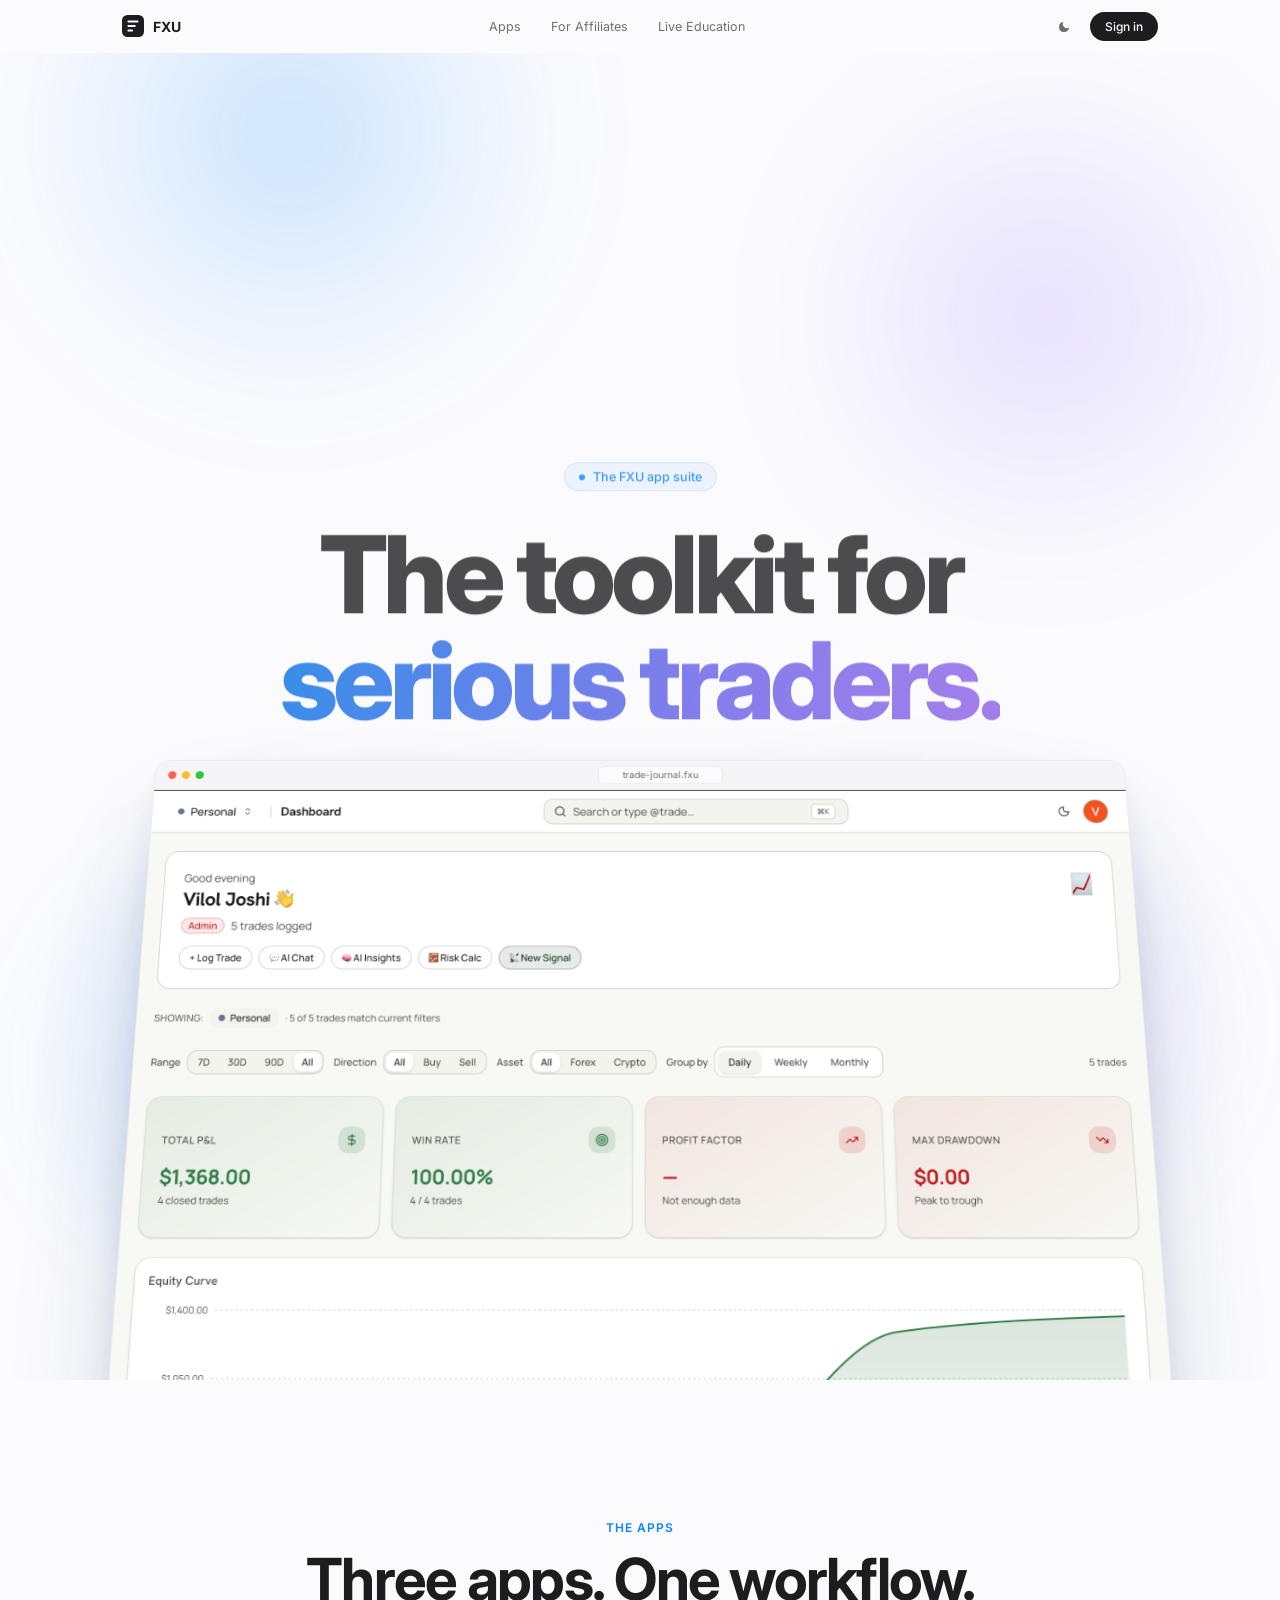
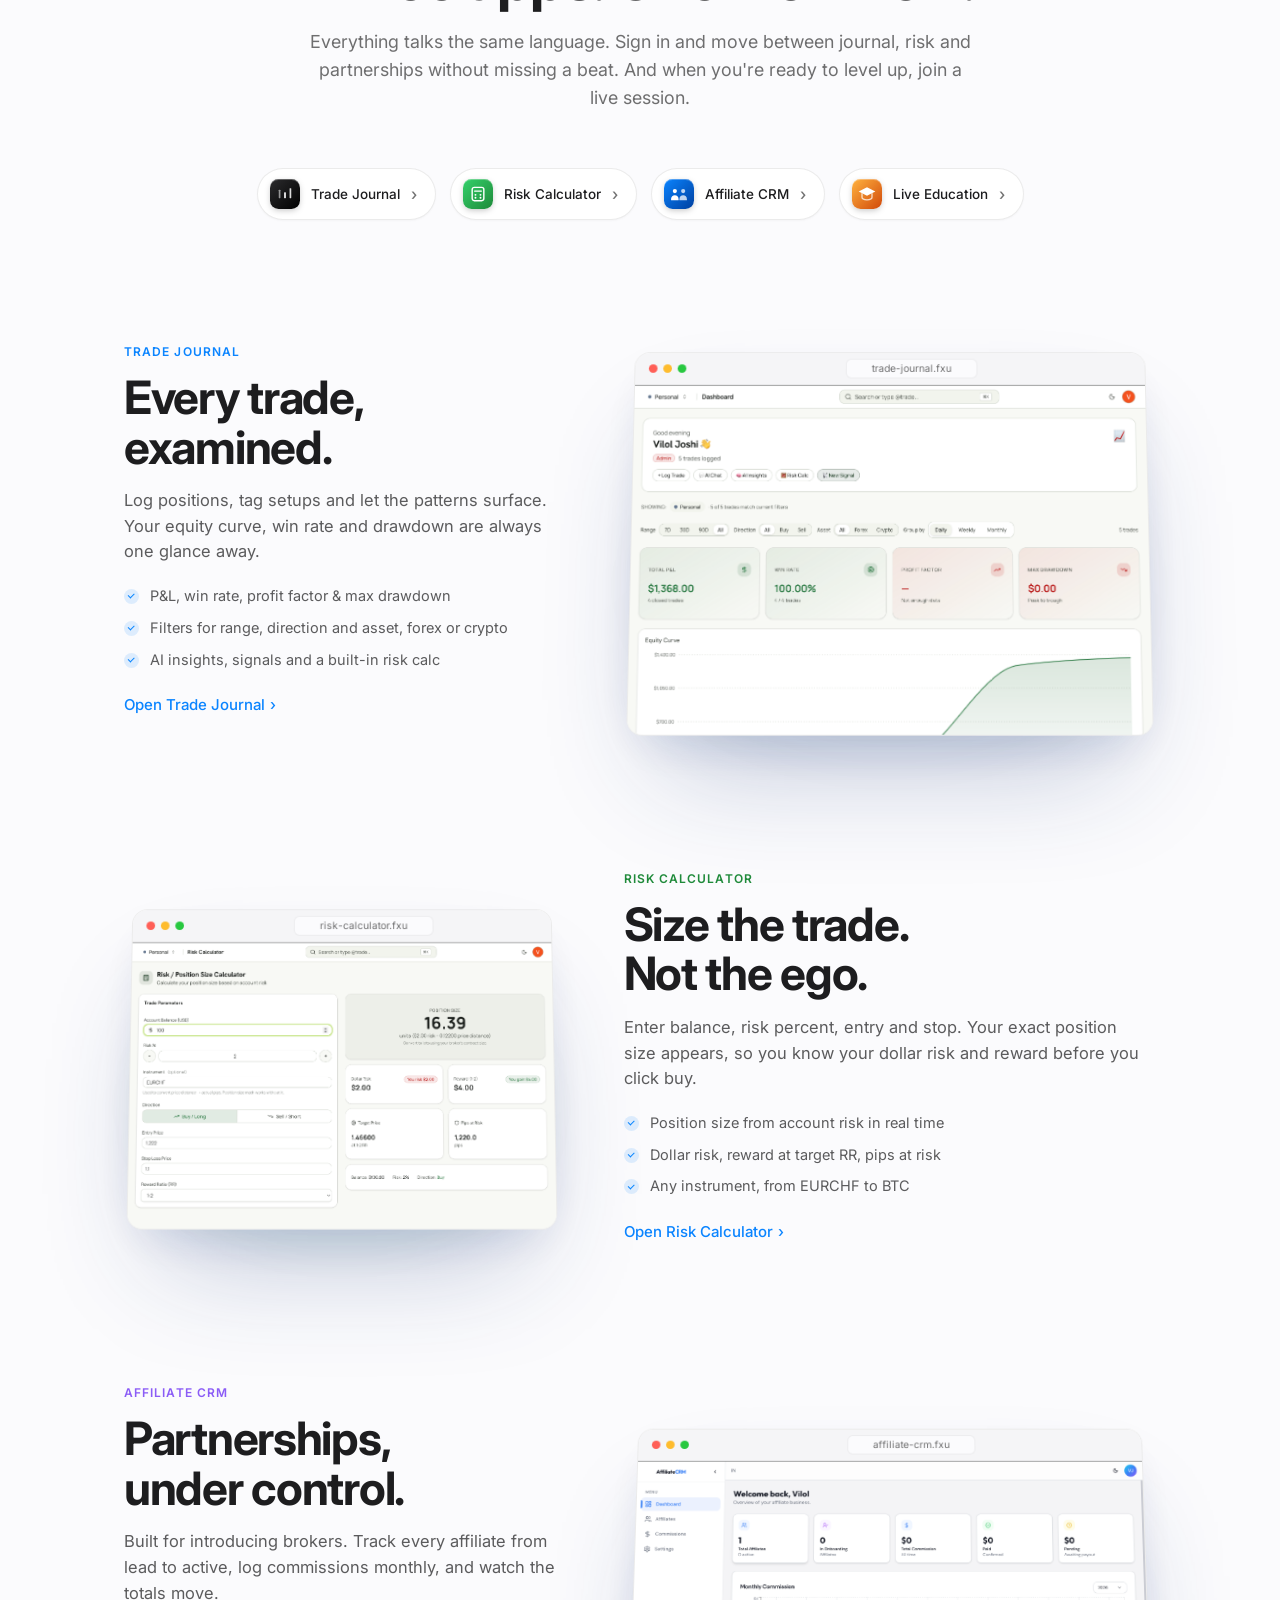
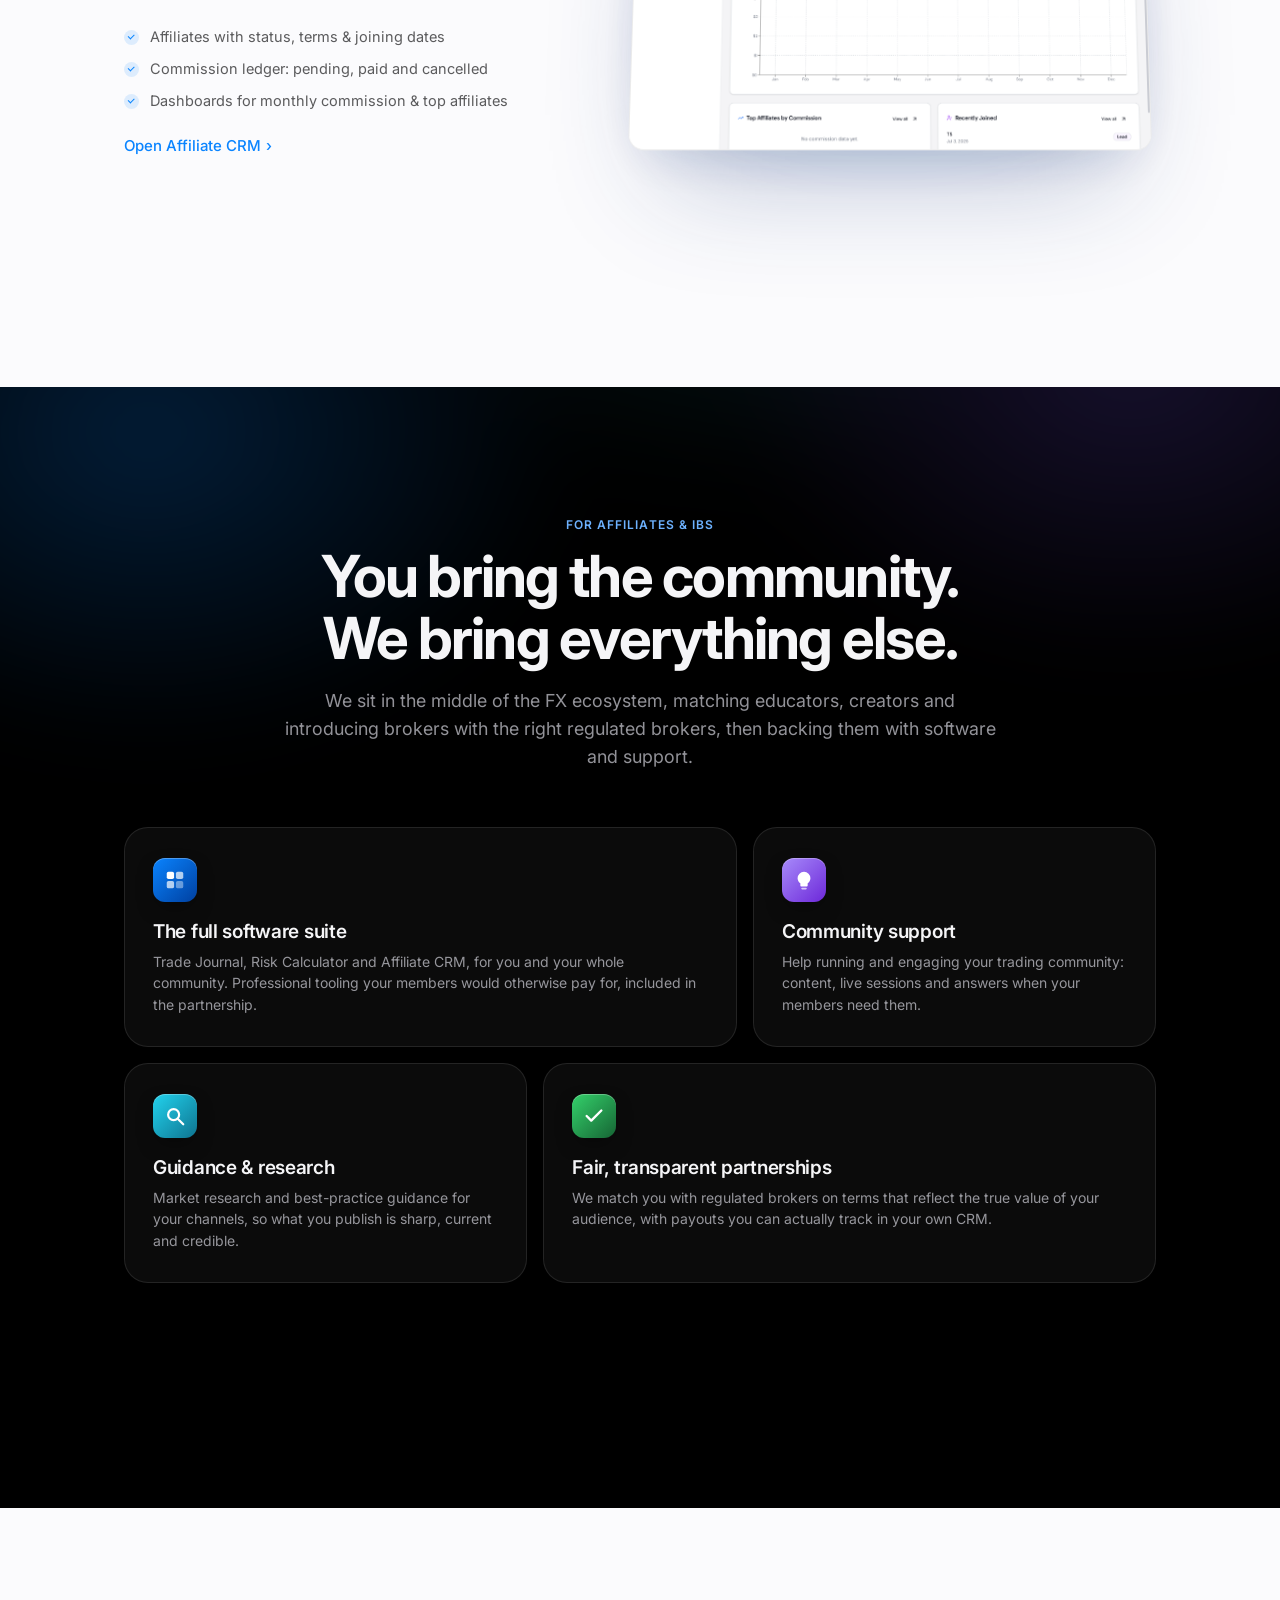
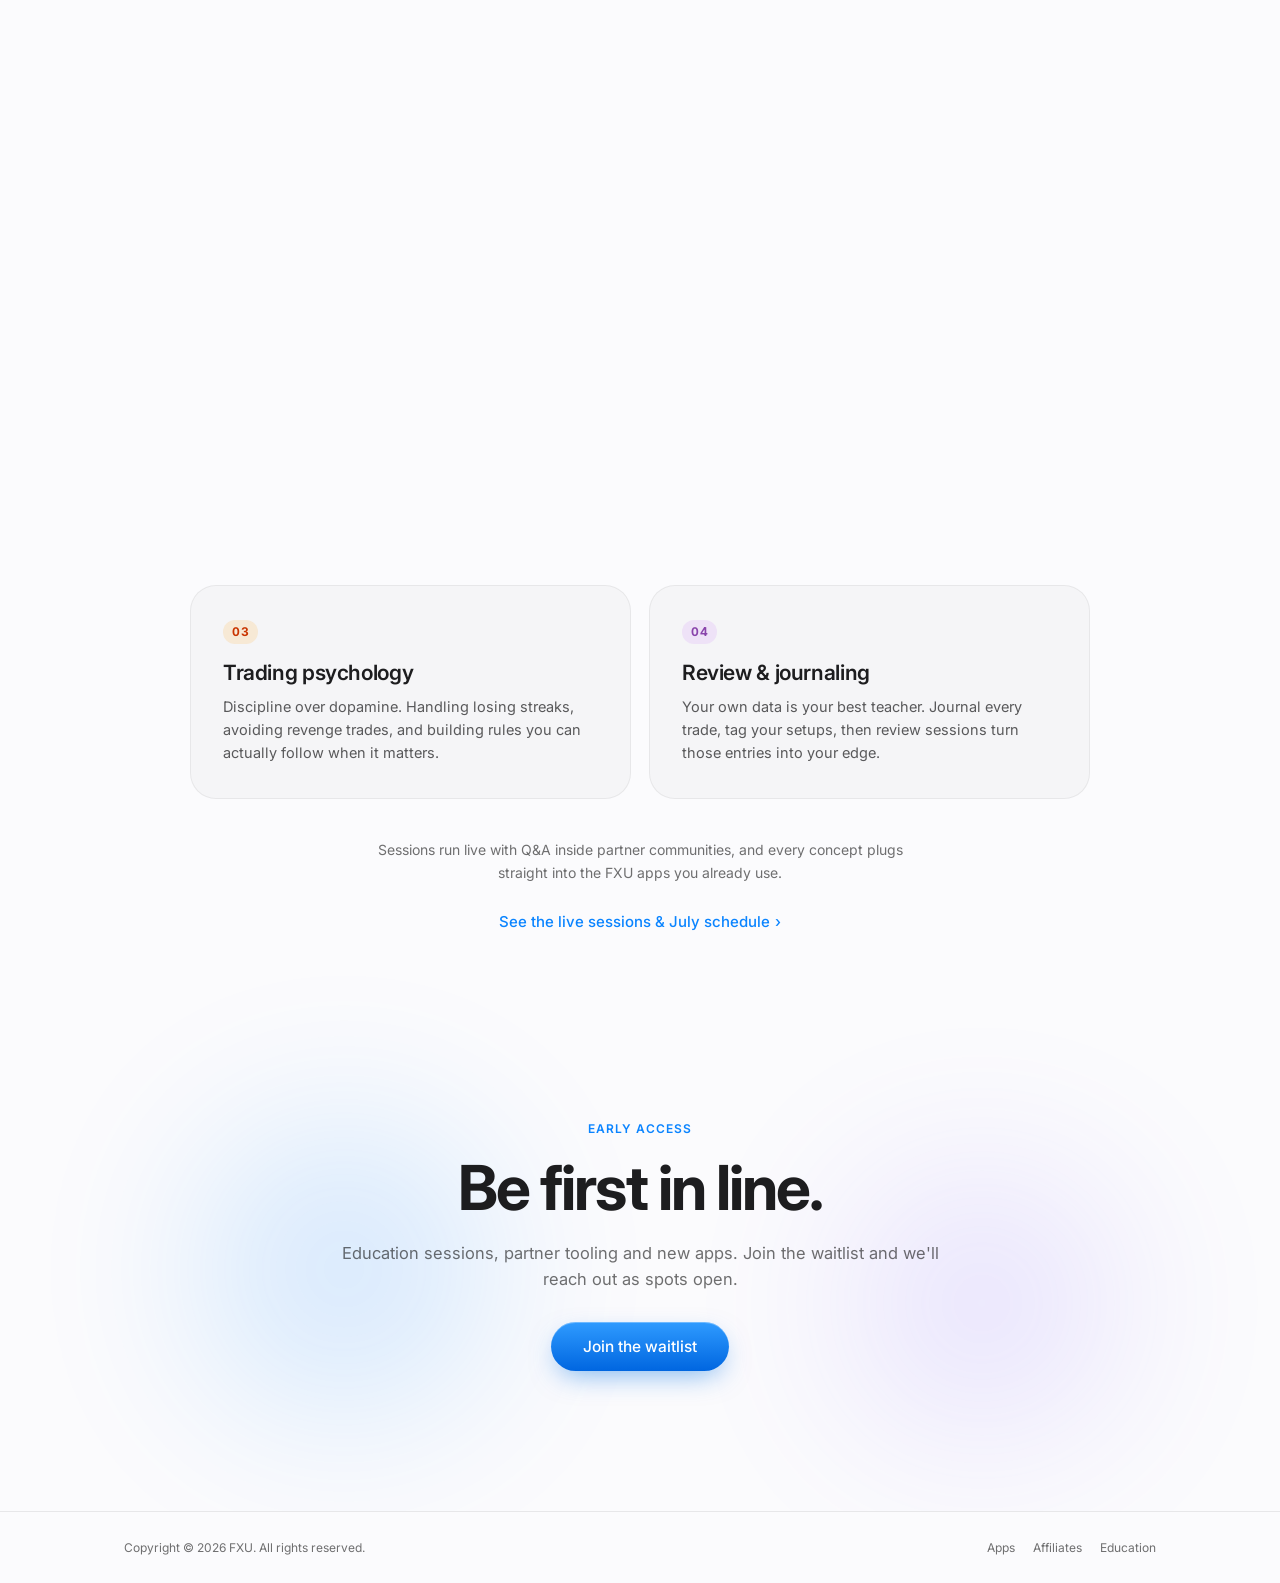
<file: index.html>
<!doctype html>
<html lang="en">
<head>
<meta charset="utf-8" />
<meta name="viewport" content="width=device-width,initial-scale=1" />
<meta name="description" content="FXU: the toolkit for serious traders. Trade Journal, Risk Calculator and Affiliate CRM, plus education and support for trading communities." />
<title>FXU · The toolkit for serious traders</title>
<link rel="preconnect" href="https://fonts.googleapis.com">
<link rel="preconnect" href="https://fonts.gstatic.com" crossorigin>
<link rel="stylesheet" href="https://fonts.googleapis.com/css2?family=Inter:wght@400;500;600;700;800&display=swap">
<link rel="stylesheet" href="css/styles.css">
</head>
<body>

  <!-- ══ Nav ══ -->
  <header class="nav" id="nav">
    <div class="nav-inner">
      <a class="nav-brand" href="#top" aria-label="FXU home">
        <svg width="22" height="22" viewBox="0 0 24 24" fill="none" aria-hidden="true">
          <rect width="24" height="24" rx="6" class="logo-bg" />
          <path d="M7 7h10M7 12h7M7 17h4" class="logo-fg" stroke-width="2.2" stroke-linecap="round" />
        </svg>
        <span>FXU</span>
      </a>
      <nav class="nav-links" aria-label="Primary">
        <a href="#apps">Apps</a>
        <a href="#affiliates">For Affiliates</a>
        <a href="education.html">Live Education</a>
      </nav>
      <div class="nav-right">
        <button class="icon-btn" id="theme-toggle" aria-label="Toggle dark mode">
          <svg width="15" height="15" viewBox="0 0 15 15" fill="none" aria-hidden="true">
            <path d="M12 8.5A5 5 0 1 1 6.5 3 4 4 0 0 0 12 8.5z" fill="currentColor" />
          </svg>
        </button>
        <button class="nav-signin" data-waitlist-open>Sign in</button>
      </div>
    </div>
  </header>

  <main id="top">

    <!-- ══ Hero ══ -->
    <section class="hero">
      <div class="orbs" aria-hidden="true">
        <span class="orb o1"></span><span class="orb o2"></span><span class="orb o3"></span>
      </div>
      <div class="hero-inner">
        <div class="pill hero-el" style="--d:0"><span class="pill-dot"></span> The FXU app suite</div>
        <h1 class="hero-el" style="--d:1">The toolkit for<br /><span class="grad-text">serious traders.</span></h1>
        <p class="hero-sub hero-el" style="--d:2">Journal every trade. Size every risk. Grow every partnership.<br class="bp" />
        Three apps and a community, built for the way you actually work.</p>
        <div class="hero-ctas hero-el" style="--d:3">
          <a class="btn-primary" href="#apps">Explore the apps</a>
          <button class="btn-ghost" data-waitlist-open>Join the waitlist <span class="chev">›</span></button>
        </div>

        <!-- FX ticker marquee (inside hero-inner so one transform carries it) -->
        <div class="ticker hero-el" style="--d:4" aria-hidden="true">
        <div class="ticker-track">
          <span class="tick-item">EURUSD <b class="up">▲ 1.0842</b></span>
          <span class="tick-item">GBPUSD <b class="down">▼ 1.2704</b></span>
          <span class="tick-item">USDJPY <b class="up">▲ 156.20</b></span>
          <span class="tick-item">XAUUSD <b class="up">▲ 2,388.4</b></span>
          <span class="tick-item">BTCUSD <b class="up">▲ 96,410</b></span>
          <span class="tick-item">US30 <b class="down">▼ 42,116</b></span>
          <span class="tick-item">EURCHF <b class="up">▲ 0.9752</b></span>
          <span class="tick-item">NAS100 <b class="up">▲ 21,904</b></span>
          <span class="tick-item">EURUSD <b class="up">▲ 1.0842</b></span>
          <span class="tick-item">GBPUSD <b class="down">▼ 1.2704</b></span>
          <span class="tick-item">USDJPY <b class="up">▲ 156.20</b></span>
          <span class="tick-item">XAUUSD <b class="up">▲ 2,388.4</b></span>
          <span class="tick-item">BTCUSD <b class="up">▲ 96,410</b></span>
          <span class="tick-item">US30 <b class="down">▼ 42,116</b></span>
          <span class="tick-item">EURCHF <b class="up">▲ 0.9752</b></span>
          <span class="tick-item">NAS100 <b class="up">▲ 21,904</b></span>
        </div>
        </div>
      </div>

      <div class="hero-shot hero-el" style="--d:5">
        <div class="device tilt" data-tilt data-hero>
          <div class="device-bar"><span></span><span></span><span></span><div class="device-url">trade-journal.fxu</div></div>
          <img src="assets/trade-journal.png" alt="FXU Trade Journal dashboard showing P&L, win rate and equity curve" width="2454" height="1662" fetchpriority="high" decoding="async" />
        </div>
        <div class="hero-glow" aria-hidden="true"></div>
      </div>
    </section>

    <!-- ══ Apps intro ══ -->
    <section class="section" id="apps">
      <div class="section-head reveal">
        <div class="kicker">The apps</div>
        <h2 data-split>Three apps. One workflow.</h2>
        <p>Everything talks the same language. Sign in and move between journal, risk and partnerships without missing a beat. And when you're ready to level up, join a live session.</p>
      </div>

      <!-- Quick switcher tiles -->
      <div class="app-row">
        <a class="chip-tile reveal" style="--d:0" href="https://trade-journal-gules-chi.vercel.app/login" target="_blank" rel="noopener">
          <span class="chip-icon journal" aria-hidden="true">
            <svg width="20" height="20" viewBox="0 0 48 48" fill="none"><rect x="9" y="14" width="4" height="20" rx="1" fill="#fff" opacity=".55"/><rect x="22" y="20" width="4" height="14" rx="1" fill="#fff"/><rect x="35" y="10" width="4" height="24" rx="1" fill="#fff" opacity=".85"/></svg>
          </span>
          <span class="chip-name">Trade Journal</span>
          <span class="chip-arrow">›</span>
        </a>
        <a class="chip-tile reveal" style="--d:1" href="https://risk-calculator-zeta.vercel.app/" target="_blank" rel="noopener">
          <span class="chip-icon risk" aria-hidden="true">
            <svg width="20" height="20" viewBox="0 0 48 48" fill="none"><rect x="10" y="8" width="28" height="32" rx="5" stroke="#fff" stroke-width="3.4"/><path d="M16 17h16" stroke="#fff" stroke-width="3.4" stroke-linecap="round"/><circle cx="18" cy="26" r="2.3" fill="#fff"/><circle cx="30" cy="26" r="2.3" fill="#fff"/><circle cx="18" cy="33" r="2.3" fill="#fff"/><circle cx="30" cy="33" r="2.3" fill="#fff"/></svg>
          </span>
          <span class="chip-name">Risk Calculator</span>
          <span class="chip-arrow">›</span>
        </a>
        <a class="chip-tile reveal" style="--d:2" href="https://affiliate-crm-delta.vercel.app/login" target="_blank" rel="noopener">
          <span class="chip-icon crm" aria-hidden="true">
            <svg width="20" height="20" viewBox="0 0 48 48" fill="none"><circle cx="14" cy="17" r="5" fill="#fff"/><circle cx="34" cy="17" r="5" fill="#fff" opacity=".75"/><path d="M5 36c0-5 4-9 9-9s9 4 9 9v3H5v-3z" fill="#fff"/><path d="M25 36c0-5 4-9 9-9s9 4 9 9v3H25v-3z" fill="#fff" opacity=".75"/></svg>
          </span>
          <span class="chip-name">Affiliate CRM</span>
          <span class="chip-arrow">›</span>
        </a>
        <a class="chip-tile reveal" style="--d:3" href="education.html">
          <span class="chip-icon edu" aria-hidden="true">
            <svg width="20" height="20" viewBox="0 0 48 48" fill="none"><path d="M24 8L4 18l20 10 20-10L24 8z" fill="#fff"/><path d="M12 23v9c0 3.3 5.4 6 12 6s12-2.7 12-6v-9" stroke="#fff" stroke-width="3.2" stroke-linecap="round" opacity=".75"/></svg>
          </span>
          <span class="chip-name">Live Education</span>
          <span class="chip-arrow">›</span>
        </a>
      </div>

      <!-- ── Trade Journal feature ── -->
      <article class="feature" data-accent="ink">
        <div class="feature-copy reveal">
          <div class="kicker">Trade Journal</div>
          <h3 data-split>Every trade, examined.</h3>
          <p>Log positions, tag setups and let the patterns surface. Your equity curve, win rate and drawdown are always one glance away.</p>
          <ul class="feature-list">
            <li>P&amp;L, win rate, profit factor &amp; max drawdown</li>
            <li>Filters for range, direction and asset, forex or crypto</li>
            <li>AI insights, signals and a built-in risk calc</li>
          </ul>
          <a class="text-link" href="https://trade-journal-gules-chi.vercel.app/login" target="_blank" rel="noopener">Open Trade Journal <span class="chev">›</span></a>
        </div>
        <div class="feature-shot reveal">
          <div class="device tilt" data-tilt>
            <div class="device-bar"><span></span><span></span><span></span><div class="device-url">trade-journal.fxu</div></div>
            <img src="assets/trade-journal.png" alt="Trade Journal dashboard" width="2454" height="1662" loading="lazy" decoding="async" />
          </div>
        </div>
      </article>

      <!-- ── Risk Calculator feature ── -->
      <article class="feature flip" data-accent="green">
        <div class="feature-copy reveal">
          <div class="kicker risk-k">Risk Calculator</div>
          <h3 data-split>Size the trade. Not the ego.</h3>
          <p>Enter balance, risk percent, entry and stop. Your exact position size appears, so you know your dollar risk and reward before you click buy.</p>
          <ul class="feature-list">
            <li>Position size from account risk in real time</li>
            <li>Dollar risk, reward at target RR, pips at risk</li>
            <li>Any instrument, from EURCHF to BTC</li>
          </ul>
          <a class="text-link" href="https://risk-calculator-zeta.vercel.app/" target="_blank" rel="noopener">Open Risk Calculator <span class="chev">›</span></a>
        </div>
        <div class="feature-shot reveal">
          <div class="device tilt" data-tilt>
            <div class="device-bar"><span></span><span></span><span></span><div class="device-url">risk-calculator.fxu</div></div>
            <img src="assets/risk-calculator.png" alt="Risk and position size calculator" width="2454" height="1662" loading="lazy" decoding="async" />
          </div>
        </div>
      </article>

      <!-- ── Affiliate CRM feature ── -->
      <article class="feature" data-accent="blue">
        <div class="feature-copy reveal">
          <div class="kicker crm-k">Affiliate CRM</div>
          <h3 data-split>Partnerships, under control.</h3>
          <p>Built for introducing brokers. Track every affiliate from lead to active, log commissions monthly, and watch the totals move.</p>
          <ul class="feature-list">
            <li>Affiliates with status, terms &amp; joining dates</li>
            <li>Commission ledger: pending, paid and cancelled</li>
            <li>Dashboards for monthly commission &amp; top affiliates</li>
          </ul>
          <a class="text-link" href="https://affiliate-crm-delta.vercel.app/login" target="_blank" rel="noopener">Open Affiliate CRM <span class="chev">›</span></a>
        </div>
        <div class="feature-shot reveal">
          <div class="device tilt" data-tilt>
            <div class="device-bar"><span></span><span></span><span></span><div class="device-url">affiliate-crm.fxu</div></div>
            <img src="assets/affiliate-crm.png" alt="Affiliate CRM dashboard" width="2940" height="1662" loading="lazy" decoding="async" />
          </div>
        </div>
      </article>
    </section>

    <!-- ══ For affiliates (dark band) ══ -->
    <section class="dark-band" id="affiliates">
      <div class="dark-inner">
        <div class="section-head light reveal">
          <div class="kicker">For affiliates &amp; IBs</div>
          <h2 data-split>You bring the community. We bring everything else.</h2>
          <p>We sit in the middle of the FX ecosystem, matching educators, creators and introducing brokers with the right regulated brokers, then backing them with software and support.</p>
        </div>
        <div class="bento">
          <div class="bento-card wide reveal spot" style="--d:0">
            <div class="bento-icon grad-blue" aria-hidden="true">
              <svg width="22" height="22" viewBox="0 0 24 24" fill="none"><rect x="3" y="3" width="8" height="8" rx="2" fill="#fff"/><rect x="13" y="3" width="8" height="8" rx="2" fill="#fff" opacity=".7"/><rect x="3" y="13" width="8" height="8" rx="2" fill="#fff" opacity=".7"/><rect x="13" y="13" width="8" height="8" rx="2" fill="#fff" opacity=".4"/></svg>
            </div>
            <h4>The full software suite</h4>
            <p>Trade Journal, Risk Calculator and Affiliate CRM, for you and your whole community. Professional tooling your members would otherwise pay for, included in the partnership.</p>
          </div>
          <div class="bento-card reveal spot" style="--d:1">
            <div class="bento-icon grad-purple" aria-hidden="true">
              <svg width="22" height="22" viewBox="0 0 24 24" fill="none"><path d="M12 3a7 7 0 0 1 7 7c0 2.5-1.4 4.4-3 5.6V18a1 1 0 0 1-1 1h-6a1 1 0 0 1-1-1v-2.4c-1.6-1.2-3-3.1-3-5.6a7 7 0 0 1 7-7z" fill="#fff"/><rect x="9" y="20.5" width="6" height="1.8" rx=".9" fill="#fff" opacity=".7"/></svg>
            </div>
            <h4>Community support</h4>
            <p>Help running and engaging your trading community: content, live sessions and answers when your members need them.</p>
          </div>
          <div class="bento-card reveal spot" style="--d:2">
            <div class="bento-icon grad-cyan" aria-hidden="true">
              <svg width="22" height="22" viewBox="0 0 24 24" fill="none"><circle cx="10.5" cy="10.5" r="6" stroke="#fff" stroke-width="2.4"/><path d="M15.5 15.5 21 21" stroke="#fff" stroke-width="2.4" stroke-linecap="round"/></svg>
            </div>
            <h4>Guidance &amp; research</h4>
            <p>Market research and best-practice guidance for your channels, so what you publish is sharp, current and credible.</p>
          </div>
          <div class="bento-card wide reveal spot" style="--d:3">
            <div class="bento-icon grad-green" aria-hidden="true">
              <svg width="22" height="22" viewBox="0 0 24 24" fill="none"><path d="M4 12l5 5L20 6" stroke="#fff" stroke-width="2.6" stroke-linecap="round" stroke-linejoin="round"/></svg>
            </div>
            <h4>Fair, transparent partnerships</h4>
            <p>We match you with regulated brokers on terms that reflect the true value of your audience, with payouts you can actually track in your own CRM.</p>
          </div>
        </div>
        <div class="dark-cta reveal">
          <button class="btn-light" data-waitlist-open>Become a partner</button>
          <span class="dark-cta-note">Educators · Content creators · Introducing brokers</span>
        </div>
      </div>
    </section>

    <!-- ══ Education ══ -->
    <section class="section" id="education">
      <div class="section-head reveal">
        <div class="kicker">Education</div>
        <h2 data-split>Sessions that make you a better trader.</h2>
        <p>Live, practical sessions for our partner communities. No indicator sales, no signal hype. Just the craft of trading, taught properly.</p>
      </div>
      <div class="edu-grid">
        <div class="edu-card reveal spot" style="--d:0" data-hue="blue">
          <div class="edu-num">01</div>
          <h4>Identifying patterns</h4>
          <p>Read structure instead of guessing: trends, ranges, liquidity and the handful of repeatable setups worth trading. Learn to see what the chart is actually telling you.</p>
        </div>
        <div class="edu-card reveal spot" style="--d:1" data-hue="green">
          <div class="edu-num">02</div>
          <h4>Risk management</h4>
          <p>The part that keeps you in the game. Position sizing, risk-reward, drawdown control, plus how to make the Risk Calculator do the math before every entry.</p>
        </div>
        <div class="edu-card reveal spot" style="--d:2" data-hue="orange">
          <div class="edu-num">03</div>
          <h4>Trading psychology</h4>
          <p>Discipline over dopamine. Handling losing streaks, avoiding revenge trades, and building rules you can actually follow when it matters.</p>
        </div>
        <div class="edu-card reveal spot" style="--d:3" data-hue="purple">
          <div class="edu-num">04</div>
          <h4>Review &amp; journaling</h4>
          <p>Your own data is your best teacher. Journal every trade, tag your setups, then review sessions turn those entries into your edge.</p>
        </div>
      </div>
      <div class="edu-note reveal">
        <p>Sessions run live with Q&amp;A inside partner communities, and every concept plugs straight into the FXU apps you already use.</p>
        <a class="text-link" href="education.html" style="margin-top: 14px; display: inline-flex;">See the live sessions &amp; July schedule <span class="chev">›</span></a>
      </div>
    </section>

    <!-- ══ Waitlist band ══ -->
    <section class="waitband" id="waitlist">
      <div class="orbs" aria-hidden="true">
        <span class="orb o1"></span><span class="orb o2"></span>
      </div>
      <div class="waitband-inner reveal">
        <div class="kicker">Early access</div>
        <h2 data-split>Be first in line.</h2>
        <p>Education sessions, partner tooling and new apps. Join the waitlist and we'll reach out as spots open.</p>
        <button class="btn-primary lg" data-waitlist-open>Join the waitlist</button>
      </div>
    </section>
  </main>

  <!-- ══ Footer ══ -->
  <div class="footer-outer">
    <footer class="footer">
      <span>Copyright © <span id="year">2026</span> FXU. All rights reserved.</span>
      <span class="links">
        <a href="#apps">Apps</a>
        <a href="#affiliates">Affiliates</a>
        <a href="#education">Education</a>
      </span>
    </footer>
  </div>

  <!-- ══ Waitlist modal ══ -->
  <div class="modal" id="waitlist-modal" role="dialog" aria-modal="true" aria-labelledby="wl-title" hidden>
    <div class="modal-backdrop" data-waitlist-close></div>
    <div class="modal-card">
      <button class="modal-x" data-waitlist-close aria-label="Close">
        <svg width="12" height="12" viewBox="0 0 12 12" fill="none"><path d="M1 1l10 10M11 1L1 11" stroke="currentColor" stroke-width="1.8" stroke-linecap="round"/></svg>
      </button>

      <div class="modal-body" id="wl-form-view">
        <h3 id="wl-title">Join the waitlist</h3>
        <p class="modal-sub">Tell us who you are and we'll be in touch as access opens.</p>
        <form id="waitlist-form" novalidate>
          <label class="field">
            <span>Name</span>
            <input type="text" name="name" required autocomplete="name" placeholder="Jane Doe" />
          </label>
          <label class="field">
            <span>Email</span>
            <input type="email" name="email" required autocomplete="email" placeholder="you@company.com" />
          </label>
          <label class="field">
            <span>I am a…</span>
            <select name="role">
              <option>Trader</option>
              <option>Educator / content creator</option>
              <option>Introducing broker / affiliate</option>
              <option>Other</option>
            </select>
          </label>
          <label class="field">
            <span>Anything else? <em>(optional)</em></span>
            <textarea name="message" rows="2" placeholder="What are you most interested in?"></textarea>
          </label>
          <p class="form-error" id="wl-error" hidden></p>
          <button type="submit" class="btn-primary full" id="wl-submit">Request access</button>
        </form>
      </div>

      <div class="modal-body success" id="wl-success-view" hidden>
        <div class="check-wrap" aria-hidden="true">
          <svg viewBox="0 0 52 52" class="check-svg"><circle class="check-circle" cx="26" cy="26" r="24" fill="none"/><path class="check-mark" fill="none" d="M14 27l8 8 16-17"/></svg>
        </div>
        <h3>You're on the list.</h3>
        <p class="modal-sub">Thanks! We'll reach out to <strong id="wl-success-email"></strong> as soon as spots open.</p>
        <button class="btn-ghost" data-waitlist-close>Done</button>
      </div>
    </div>
  </div>

  <script src="js/waitlist.js" defer></script>
  <script src="js/main.js" defer></script>
</body>
</html>
</file>
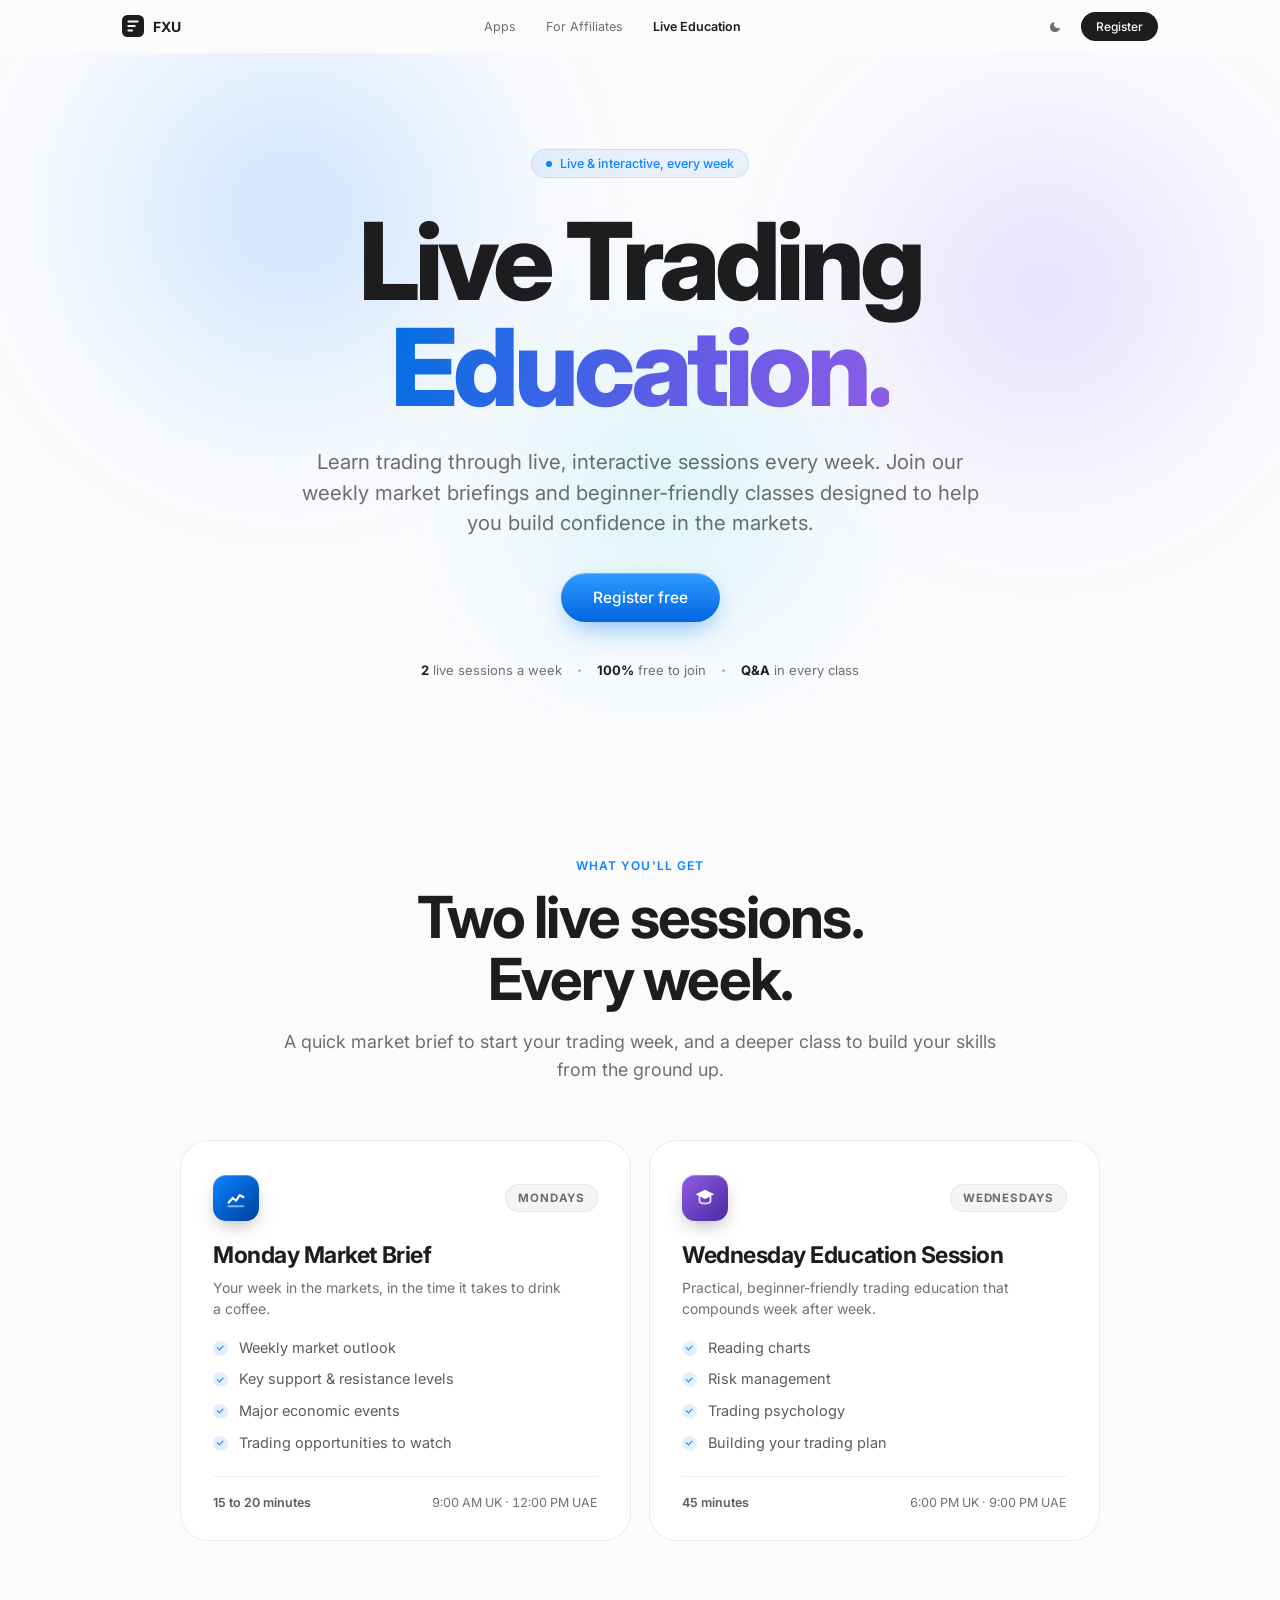
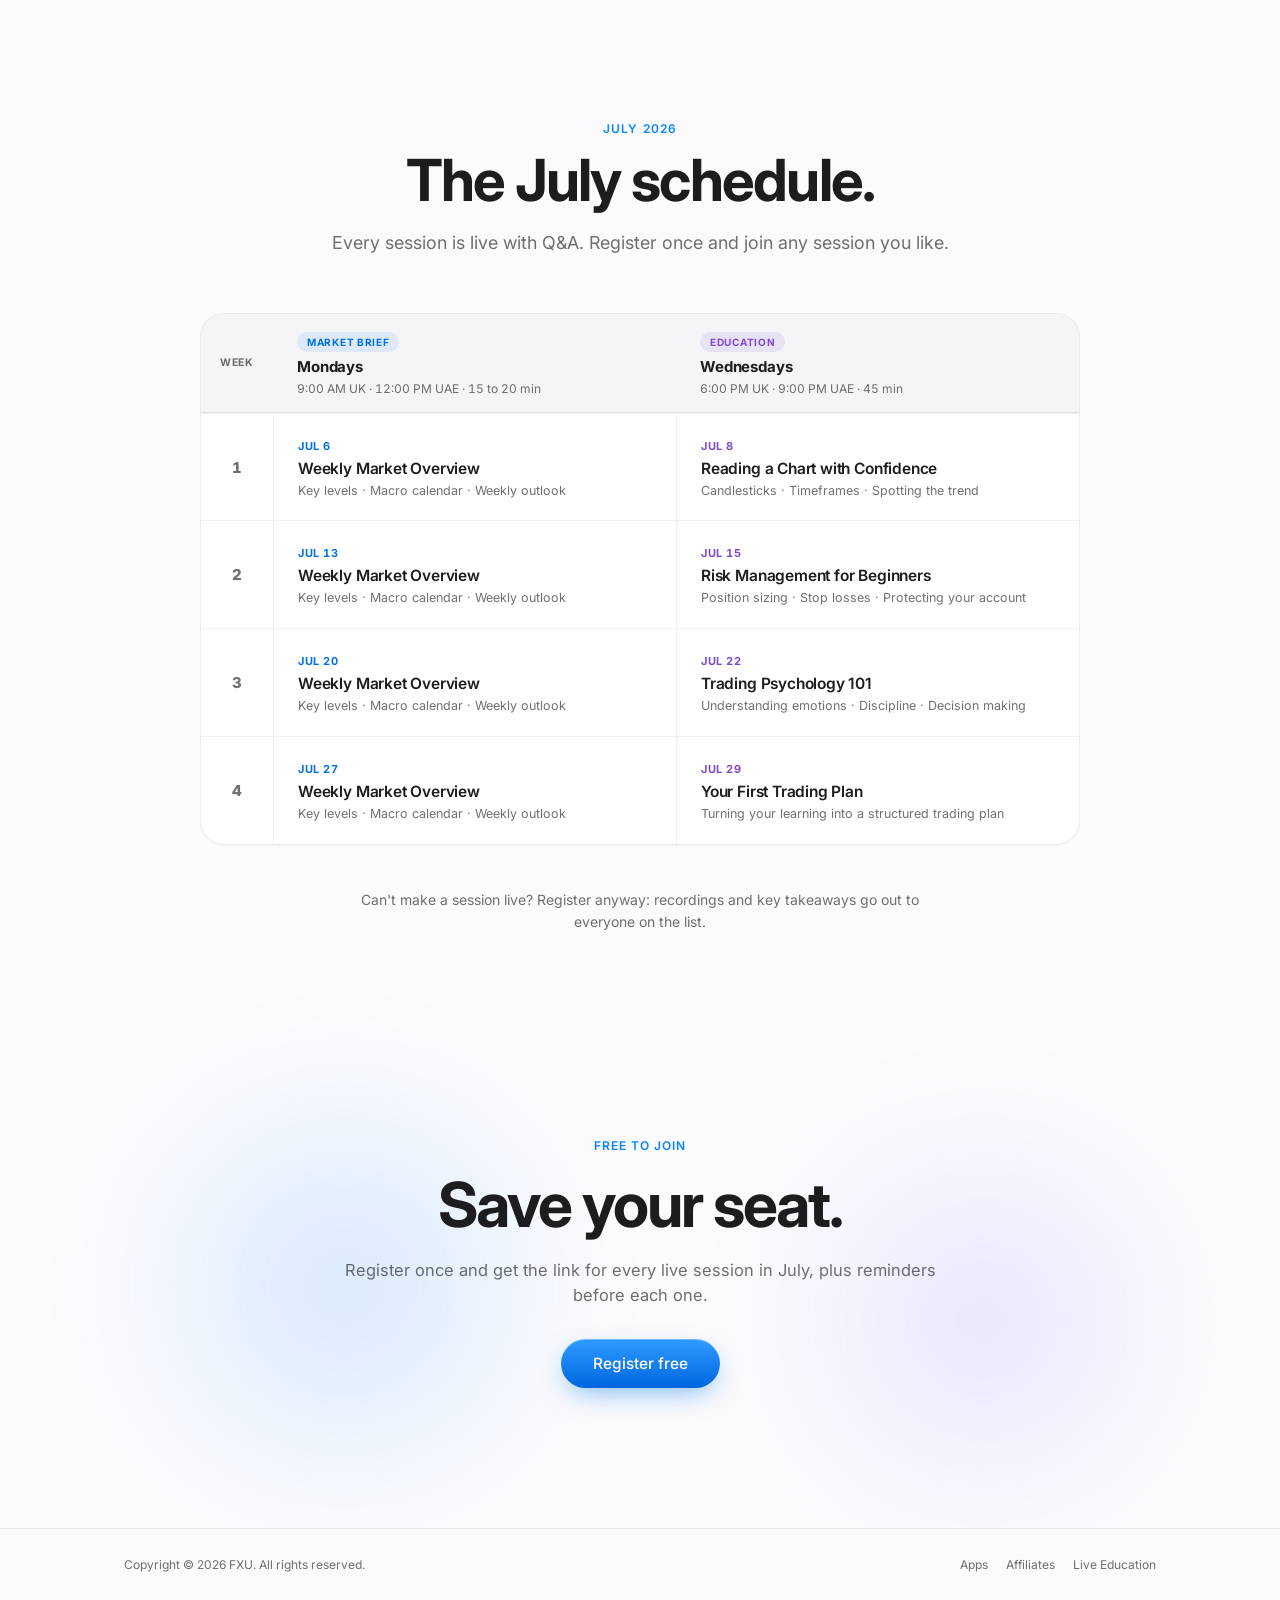
<file: education.html>
<!doctype html>
<html lang="en">
<head>
<meta charset="utf-8" />
<meta name="viewport" content="width=device-width,initial-scale=1" />
<meta name="description" content="Live Trading Education by FXU: weekly market briefings and beginner-friendly trading classes, live and interactive. Register free." />
<title>Live Education · FXU</title>
<link rel="preconnect" href="https://fonts.googleapis.com">
<link rel="preconnect" href="https://fonts.gstatic.com" crossorigin>
<link rel="stylesheet" href="https://fonts.googleapis.com/css2?family=Inter:wght@400;500;600;700;800&display=swap">
<link rel="stylesheet" href="css/styles.css">
<link rel="stylesheet" href="css/education.css">
</head>
<body>

  <!-- ══ Nav ══ -->
  <header class="nav" id="nav">
    <div class="nav-inner">
      <a class="nav-brand" href="index.html" aria-label="FXU home">
        <svg width="22" height="22" viewBox="0 0 24 24" fill="none" aria-hidden="true">
          <rect width="24" height="24" rx="6" class="logo-bg" />
          <path d="M7 7h10M7 12h7M7 17h4" class="logo-fg" stroke-width="2.2" stroke-linecap="round" />
        </svg>
        <span>FXU</span>
      </a>
      <nav class="nav-links" aria-label="Primary">
        <a href="index.html#apps">Apps</a>
        <a href="index.html#affiliates">For Affiliates</a>
        <a href="education.html" class="active">Live Education</a>
      </nav>
      <div class="nav-right">
        <button class="icon-btn" id="theme-toggle" aria-label="Toggle dark mode">
          <svg width="15" height="15" viewBox="0 0 15 15" fill="none" aria-hidden="true">
            <path d="M12 8.5A5 5 0 1 1 6.5 3 4 4 0 0 0 12 8.5z" fill="currentColor" />
          </svg>
        </button>
        <button class="nav-signin" data-waitlist-open>Register</button>
      </div>
    </div>
  </header>

  <main id="top">

    <!-- ══ Hero ══ -->
    <section class="hero edu-hero">
      <div class="orbs" aria-hidden="true">
        <span class="orb o1"></span><span class="orb o2"></span><span class="orb o3"></span>
      </div>
      <div class="hero-inner">
        <div class="pill hero-el" style="--d:0"><span class="pill-dot"></span> Live &amp; interactive, every week</div>
        <h1 class="hero-el" style="--d:1">Live Trading<br /><span class="grad-text">Education.</span></h1>
        <p class="hero-sub hero-el" style="--d:2">Learn trading through live, interactive sessions every week. Join our weekly market briefings and beginner-friendly classes designed to help you build confidence in the markets.</p>
        <div class="hero-ctas hero-el" style="--d:3">
          <button class="btn-primary lg" data-waitlist-open>Register free</button>
        </div>

        <div class="edu-facts hero-el" style="--d:4" aria-hidden="true">
          <span class="edu-fact"><b>2</b> live sessions a week</span>
          <span class="edu-dot"></span>
          <span class="edu-fact"><b>100%</b> free to join</span>
          <span class="edu-dot"></span>
          <span class="edu-fact"><b>Q&amp;A</b> in every class</span>
        </div>
      </div>
    </section>

    <!-- ══ What you'll get ══ -->
    <section class="section" id="sessions">
      <div class="section-head reveal">
        <div class="kicker">What you'll get</div>
        <h2 data-split>Two live sessions. Every week.</h2>
        <p>A quick market brief to start your trading week, and a deeper class to build your skills from the ground up.</p>
      </div>

      <div class="session-grid">
        <div class="session-card reveal spot" style="--d:0">
          <div class="session-top">
            <div class="session-icon brief" aria-hidden="true">
              <svg width="22" height="22" viewBox="0 0 24 24" fill="none"><path d="M4 17l4.5-5 3.5 3 4-6L20 11" stroke="#fff" stroke-width="2.4" stroke-linecap="round" stroke-linejoin="round"/><path d="M4 21h16" stroke="#fff" stroke-width="2.4" stroke-linecap="round" opacity=".5"/></svg>
            </div>
            <span class="session-when">Mondays</span>
          </div>
          <h3>Monday Market Brief</h3>
          <p class="session-sub">Your week in the markets, in the time it takes to drink a coffee.</p>
          <ul class="feature-list">
            <li>Weekly market outlook</li>
            <li>Key support &amp; resistance levels</li>
            <li>Major economic events</li>
            <li>Trading opportunities to watch</li>
          </ul>
          <div class="session-meta">
            <span class="session-len">15 to 20 minutes</span>
            <span class="session-time">9:00 AM UK · 12:00 PM UAE</span>
          </div>
        </div>

        <div class="session-card reveal spot" style="--d:1">
          <div class="session-top">
            <div class="session-icon class" aria-hidden="true">
              <svg width="22" height="22" viewBox="0 0 24 24" fill="none"><path d="M12 3L2 8l10 5 10-5-10-5z" fill="#fff"/><path d="M6 10.5V15c0 1.7 2.7 3 6 3s6-1.3 6-3v-4.5" stroke="#fff" stroke-width="2.2" stroke-linecap="round" opacity=".75"/></svg>
            </div>
            <span class="session-when">Wednesdays</span>
          </div>
          <h3>Wednesday Education Session</h3>
          <p class="session-sub">Practical, beginner-friendly trading education that compounds week after week.</p>
          <ul class="feature-list">
            <li>Reading charts</li>
            <li>Risk management</li>
            <li>Trading psychology</li>
            <li>Building your trading plan</li>
          </ul>
          <div class="session-meta">
            <span class="session-len">45 minutes</span>
            <span class="session-time">6:00 PM UK · 9:00 PM UAE</span>
          </div>
        </div>
      </div>
    </section>

    <!-- ══ July schedule ══ -->
    <section class="section" id="schedule">
      <div class="section-head reveal">
        <div class="kicker">July 2026</div>
        <h2 data-split>The July schedule.</h2>
        <p>Every session is live with Q&amp;A. Register once and join any session you like.</p>
      </div>

      <div class="tt reveal">
        <div class="tt-head">
          <div class="tt-corner">Week</div>
          <div class="tt-col">
            <span class="sched-tag brief">Market brief</span>
            <b>Mondays</b>
            <span class="tt-col-time">9:00 AM UK · 12:00 PM UAE · 15 to 20 min</span>
          </div>
          <div class="tt-col">
            <span class="sched-tag class">Education</span>
            <b>Wednesdays</b>
            <span class="tt-col-time">6:00 PM UK · 9:00 PM UAE · 45 min</span>
          </div>
        </div>

        <div class="tt-row reveal" style="--d:0">
          <div class="tt-week">1</div>
          <div class="tt-cell brief">
            <span class="tt-date">Jul 6</span>
            <h4>Weekly Market Overview</h4>
            <p>Key levels · Macro calendar · Weekly outlook</p>
          </div>
          <div class="tt-cell class">
            <span class="tt-date">Jul 8</span>
            <h4>Reading a Chart with Confidence</h4>
            <p>Candlesticks · Timeframes · Spotting the trend</p>
          </div>
        </div>

        <div class="tt-row reveal" style="--d:1">
          <div class="tt-week">2</div>
          <div class="tt-cell brief">
            <span class="tt-date">Jul 13</span>
            <h4>Weekly Market Overview</h4>
            <p>Key levels · Macro calendar · Weekly outlook</p>
          </div>
          <div class="tt-cell class">
            <span class="tt-date">Jul 15</span>
            <h4>Risk Management for Beginners</h4>
            <p>Position sizing · Stop losses · Protecting your account</p>
          </div>
        </div>

        <div class="tt-row reveal" style="--d:2">
          <div class="tt-week">3</div>
          <div class="tt-cell brief">
            <span class="tt-date">Jul 20</span>
            <h4>Weekly Market Overview</h4>
            <p>Key levels · Macro calendar · Weekly outlook</p>
          </div>
          <div class="tt-cell class">
            <span class="tt-date">Jul 22</span>
            <h4>Trading Psychology 101</h4>
            <p>Understanding emotions · Discipline · Decision making</p>
          </div>
        </div>

        <div class="tt-row reveal" style="--d:3">
          <div class="tt-week">4</div>
          <div class="tt-cell brief">
            <span class="tt-date">Jul 27</span>
            <h4>Weekly Market Overview</h4>
            <p>Key levels · Macro calendar · Weekly outlook</p>
          </div>
          <div class="tt-cell class">
            <span class="tt-date">Jul 29</span>
            <h4>Your First Trading Plan</h4>
            <p>Turning your learning into a structured trading plan</p>
          </div>
        </div>
      </div>

      <div class="edu-note reveal">
        <p>Can't make a session live? Register anyway: recordings and key takeaways go out to everyone on the list.</p>
      </div>
    </section>

    <!-- ══ Register band ══ -->
    <section class="waitband" id="register">
      <div class="orbs" aria-hidden="true">
        <span class="orb o1"></span><span class="orb o2"></span>
      </div>
      <div class="waitband-inner reveal">
        <div class="kicker">Free to join</div>
        <h2 data-split>Save your seat.</h2>
        <p>Register once and get the link for every live session in July, plus reminders before each one.</p>
        <button class="btn-primary lg" data-waitlist-open>Register free</button>
      </div>
    </section>
  </main>

  <!-- ══ Footer ══ -->
  <div class="footer-outer">
    <footer class="footer">
      <span>Copyright © <span id="year">2026</span> FXU. All rights reserved.</span>
      <span class="links">
        <a href="index.html#apps">Apps</a>
        <a href="index.html#affiliates">Affiliates</a>
        <a href="education.html">Live Education</a>
      </span>
    </footer>
  </div>

  <!-- ══ Registration modal (shared waitlist) ══ -->
  <div class="modal" id="waitlist-modal" role="dialog" aria-modal="true" aria-labelledby="wl-title" hidden>
    <div class="modal-backdrop" data-waitlist-close></div>
    <div class="modal-card">
      <button class="modal-x" data-waitlist-close aria-label="Close">
        <svg width="12" height="12" viewBox="0 0 12 12" fill="none"><path d="M1 1l10 10M11 1L1 11" stroke="currentColor" stroke-width="1.8" stroke-linecap="round"/></svg>
      </button>

      <div class="modal-body" id="wl-form-view">
        <h3 id="wl-title">Register for Live Education</h3>
        <p class="modal-sub">Free to join. We'll send you the session links and reminders.</p>
        <form id="waitlist-form" novalidate>
          <label class="field">
            <span>Name</span>
            <input type="text" name="name" required autocomplete="name" placeholder="Jane Doe" />
          </label>
          <label class="field">
            <span>Email</span>
            <input type="email" name="email" required autocomplete="email" placeholder="you@company.com" />
          </label>
          <label class="field">
            <span>I am a…</span>
            <select name="role">
              <option>New to trading</option>
              <option>Trader</option>
              <option>Educator / content creator</option>
              <option>Introducing broker / affiliate</option>
            </select>
          </label>
          <label class="field">
            <span>Anything else? <em>(optional)</em></span>
            <textarea name="message" rows="2" placeholder="What do you most want to learn?"></textarea>
          </label>
          <p class="form-error" id="wl-error" hidden></p>
          <button type="submit" class="btn-primary full" id="wl-submit">Register free</button>
        </form>
      </div>

      <div class="modal-body success" id="wl-success-view" hidden>
        <div class="check-wrap" aria-hidden="true">
          <svg viewBox="0 0 52 52" class="check-svg"><circle class="check-circle" cx="26" cy="26" r="24" fill="none"/><path class="check-mark" fill="none" d="M14 27l8 8 16-17"/></svg>
        </div>
        <h3>You're registered.</h3>
        <p class="modal-sub">Thanks! Session links and reminders will go to <strong id="wl-success-email"></strong>.</p>
        <button class="btn-ghost" data-waitlist-close>Done</button>
      </div>
    </div>
  </div>

  <script src="js/waitlist.js" defer></script>
  <script src="js/main.js" defer></script>
</body>
</html>
</file>
<file: css/styles.css>
/* ════════════════════════════════════════════════════════════
   FXU · Apple-style landing
   Tokens → base → nav → hero → sections → dark band → education
   → waitband → footer → modal → motion
   ════════════════════════════════════════════════════════════ */

:root {
  --bg: #fbfbfd;
  --surface: #ffffff;
  --surface-2: #f5f5f7;
  --text: #1d1d1f;
  --text-2: rgba(0, 0, 0, .56);
  --text-3: rgba(29, 29, 31, .72);
  --border: rgba(0, 0, 0, .06);
  --border-2: rgba(0, 0, 0, .08);
  --nav-bg: rgba(251, 251, 253, .72);
  --blue: #0071e3;
  --blue-bright: #0a84ff;
  --violet: #7d5cff;
  --cyan: #22d3ee;
  --green: #30d158;
  --orange: #ff9f0a;
  --purple: #bf5af2;
  --orb-opacity: .28;
  --shadow-device:
    0 60px 120px -40px rgba(30, 60, 120, .32),
    0 20px 50px -20px rgba(30, 60, 120, .18);
  --ease: cubic-bezier(.2, .7, .2, 1);
  --spot: rgba(0, 0, 0, .045);
}
html[data-theme="dark"] {
  --bg: #000;
  --surface: #161617;
  --surface-2: #0d0d0e;
  --text: #f5f5f7;
  --text-2: rgba(235, 235, 245, .6);
  --text-3: rgba(235, 235, 245, .72);
  --border: rgba(255, 255, 255, .09);
  --border-2: rgba(255, 255, 255, .1);
  --nav-bg: rgba(10, 10, 11, .72);
  --orb-opacity: .3;
  --shadow-device:
    0 60px 120px -40px rgba(0, 0, 0, .9),
    0 20px 50px -20px rgba(0, 0, 0, .6);
  --spot: rgba(255, 255, 255, .07);
}

/* ── Base ───────────────────────────────────────────────── */
*, *::before, *::after { box-sizing: border-box; }
html { scroll-behavior: smooth; }
html, body { margin: 0; padding: 0; }
body {
  background: var(--bg);
  color: var(--text);
  font-family: -apple-system, BlinkMacSystemFont, "SF Pro Display", "SF Pro Text", 'Inter', system-ui, sans-serif;
  -webkit-font-smoothing: antialiased;
  -moz-osx-font-smoothing: grayscale;
  transition: background .4s, color .4s;
  overflow-x: hidden;
}
a { color: inherit; }
button { font: inherit; }
img { max-width: 100%; height: auto; display: block; }
h1, h2, h3, h4 { margin: 0; text-wrap: balance; }

.kicker {
  font-size: 12px; font-weight: 600; letter-spacing: .09em; text-transform: uppercase;
  color: var(--blue-bright); margin-bottom: 14px;
}
.kicker.risk-k { color: #1f8a3a; }
.kicker.crm-k  { color: #8b5cf6; }
.chev { display: inline-block; transition: transform .25s var(--ease); }

/* ── Ambient orbs ───────────────────────────────────────── */
.orbs { position: absolute; inset: 0; overflow: visible; pointer-events: none; z-index: -1; }
.orb {
  position: absolute; border-radius: 50%;
  filter: blur(90px); opacity: var(--orb-opacity);
  will-change: transform;
  animation: drift 22s ease-in-out infinite alternate;
}
.orb.o1 { width: 480px; height: 480px; top: -12%; left: 4%; background: radial-gradient(circle, var(--blue-bright), transparent 70%); }
.orb.o2 { width: 420px; height: 420px; top: 4%; right: 2%; background: radial-gradient(circle, var(--violet), transparent 70%); animation-delay: -8s; animation-duration: 26s; }
.orb.o3 { width: 360px; height: 360px; bottom: 8%; left: 38%; background: radial-gradient(circle, var(--cyan), transparent 70%); animation-delay: -15s; animation-duration: 30s; }
@keyframes drift {
  0%   { transform: translate(0, 0) scale(1); }
  50%  { transform: translate(60px, -40px) scale(1.12); }
  100% { transform: translate(-50px, 40px) scale(.94); }
}

/* ── Nav ────────────────────────────────────────────────── */
.nav {
  position: sticky; top: 0; z-index: 50;
  background: var(--nav-bg);
  backdrop-filter: saturate(180%) blur(20px);
  -webkit-backdrop-filter: saturate(180%) blur(20px);
  border-bottom: .5px solid transparent;
  transition: border-color .3s, background .4s;
}
.nav.scrolled { border-bottom-color: var(--border-2); }
.nav-inner {
  max-width: 1080px; margin: 0 auto; height: 52px;
  padding: 0 22px;
  display: flex; align-items: center; justify-content: space-between;
  font-size: 13px;
}
.nav-brand {
  display: flex; align-items: center; gap: 9px;
  text-decoration: none; font-weight: 700; letter-spacing: -.01em; font-size: 14px;
}
.logo-bg { fill: var(--text); transition: fill .4s; }
.logo-fg { stroke: var(--bg); transition: stroke .4s; }
.nav-links { display: flex; gap: 30px; font-size: 12.5px; }
.nav-links a { text-decoration: none; color: var(--text-2); transition: color .2s; }
.nav-links a:hover { color: var(--text); }
.nav-right { display: flex; align-items: center; gap: 14px; }
.icon-btn {
  background: none; border: none; cursor: pointer; color: var(--text-2);
  padding: 4px; display: inline-flex; transition: color .2s, transform .3s var(--ease);
}
.icon-btn:hover { color: var(--text); transform: rotate(-14deg); }
.nav-signin {
  cursor: pointer; border: none;
  background: var(--text); color: var(--bg);
  font-size: 12px; font-weight: 500;
  padding: 7px 15px; border-radius: 999px;
  transition: transform .25s var(--ease), opacity .2s, background .4s, color .4s;
}
.nav-signin:hover { transform: scale(1.05); }
.nav-signin:active { transform: scale(.96); }

/* ── Hero ───────────────────────────────────────────────── */
.hero { padding: 96px 24px 0; text-align: center; overflow: hidden; position: relative; }
.hero-inner { max-width: 980px; margin: 0 auto; position: relative; }
.pill {
  display: inline-flex; align-items: center; gap: 8px;
  padding: 6px 14px; border-radius: 999px;
  background: rgba(0, 113, 227, .08); color: var(--blue-bright);
  font-size: 12.5px; font-weight: 500; margin-bottom: 30px;
  border: .5px solid rgba(10, 132, 255, .14);
}
html[data-theme="dark"] .pill { background: rgba(10, 132, 255, .14); }
.pill-dot {
  width: 6px; height: 6px; border-radius: 99px; background: var(--blue-bright);
  animation: pulse 2.4s ease-in-out infinite;
}
@keyframes pulse { 0%, 100% { opacity: 1; transform: scale(1); } 50% { opacity: .4; transform: scale(.75); } }
.hero h1 {
  font-size: clamp(52px, 8.4vw, 118px);
  font-weight: 800; letter-spacing: -.045em; line-height: .99;
  margin: 0 0 26px;
}
.grad-text {
  background: linear-gradient(105deg, #0071e3 0%, #5e5ce6 55%, #8e5ce6 100%);
  -webkit-background-clip: text; background-clip: text;
  -webkit-text-fill-color: transparent; color: transparent;
}
html[data-theme="dark"] .grad-text {
  background: linear-gradient(105deg, #0a84ff 0%, #6e6cf0 55%, #9d6bf0 100%);
  -webkit-background-clip: text; background-clip: text;
}
.hero-sub {
  font-size: clamp(17px, 1.6vw, 21px); line-height: 1.5;
  color: var(--text-2); max-width: 660px; margin: 0 auto 34px; text-wrap: pretty;
}
.hero-ctas { display: flex; gap: 14px; justify-content: center; flex-wrap: wrap; }

.btn-primary {
  display: inline-flex; align-items: center; gap: 6px;
  border: none; cursor: pointer; text-decoration: none;
  background: linear-gradient(180deg, #2f9bff 0%, #0066e0 100%);
  color: #fff;
  font-size: 14.5px; font-weight: 500;
  padding: 13px 26px; border-radius: 999px;
  transition: transform .25s var(--ease), box-shadow .25s, filter .2s;
  box-shadow: 0 10px 28px -8px rgba(0, 113, 227, .55), inset 0 1px 0 rgba(255, 255, 255, .3);
}
.btn-primary:hover { transform: scale(1.045); filter: brightness(1.08); box-shadow: 0 16px 38px -10px rgba(10, 132, 255, .65), inset 0 1px 0 rgba(255, 255, 255, .3); }
.btn-primary:active { transform: scale(.97); }
.btn-primary.lg { padding: 15px 32px; font-size: 15.5px; }
.btn-primary.full { width: 100%; justify-content: center; margin-top: 6px; }
.btn-ghost {
  display: inline-flex; align-items: center; gap: 5px;
  background: none; border: none; cursor: pointer;
  color: var(--blue-bright); font-size: 14.5px; font-weight: 500;
  padding: 13px 10px;
}
.btn-ghost:hover .chev { transform: translateX(3px); }
.btn-light {
  border: none; cursor: pointer;
  background: #f5f5f7; color: #1d1d1f;
  font-size: 14.5px; font-weight: 500;
  padding: 13px 28px; border-radius: 999px;
  transition: transform .25s var(--ease), box-shadow .25s;
}
.btn-light:hover { transform: scale(1.05); box-shadow: 0 12px 30px -10px rgba(255, 255, 255, .25); }
.btn-light:active { transform: scale(.97); }

/* FX ticker marquee */
.ticker {
  max-width: 760px; margin: 38px auto 0;
  overflow: hidden;
  -webkit-mask-image: linear-gradient(90deg, transparent, #000 14%, #000 86%, transparent);
  mask-image: linear-gradient(90deg, transparent, #000 14%, #000 86%, transparent);
}
.ticker-track {
  display: inline-flex; gap: 38px; white-space: nowrap;
  padding-right: 38px;
  animation: tick 34s linear infinite;
  will-change: transform;
}
.ticker:hover .ticker-track { animation-play-state: paused; }
@keyframes tick { to { transform: translateX(-50%); } }
.tick-item {
  font-size: 12.5px; color: var(--text-2);
  display: inline-flex; align-items: center; gap: 7px;
  font-variant-numeric: tabular-nums; letter-spacing: .01em;
}
.tick-item b { font-weight: 600; font-size: 12px; }
.up   { color: #1f8a3a; }
.down { color: #e5484d; }
html[data-theme="dark"] .up { color: #30d158; }

/* Hero shot */
.hero-shot { position: relative; max-width: 1080px; margin: 58px auto -6vw; padding: 0 8px; }
.hero-inner { will-change: transform, opacity; }
.hero-glow {
  position: absolute; inset: 6% -8% -12%;
  background:
    radial-gradient(45% 55% at 30% 40%, rgba(10, 132, 255, .22), transparent 70%),
    radial-gradient(40% 50% at 72% 35%, rgba(125, 92, 255, .18), transparent 70%);
  filter: blur(34px); z-index: -1; pointer-events: none;
  animation: glowPulse 6s ease-in-out infinite alternate;
}
@keyframes glowPulse { from { opacity: .8; } to { opacity: 1.15; } }

/* Device frame */
.device {
  border-radius: 16px; overflow: hidden;
  background: var(--surface);
  border: .5px solid var(--border-2);
  box-shadow: var(--shadow-device);
  transform-style: preserve-3d;
  will-change: transform;
}
html[data-theme="dark"] .device { box-shadow: var(--shadow-device), 0 0 0 .5px rgba(255, 255, 255, .12); }
.device-bar {
  height: 34px; display: flex; align-items: center; gap: 6px;
  padding: 0 14px;
  background: var(--surface-2);
  border-bottom: .5px solid var(--border);
}
.device-bar span { width: 9px; height: 9px; border-radius: 99px; }
.device-bar span:nth-child(1) { background: #ff5f57; }
.device-bar span:nth-child(2) { background: #febc2e; }
.device-bar span:nth-child(3) { background: #28c840; }
.device-url {
  margin: 0 auto; font-size: 10.5px; color: var(--text-2);
  background: var(--bg); border-radius: 6px; padding: 3px 26px;
  border: .5px solid var(--border);
}

/* ── Sections ───────────────────────────────────────────── */
.section { max-width: 1080px; margin: 0 auto; padding: 140px 24px 40px; }
.section-head { text-align: center; max-width: 720px; margin: 0 auto 56px; }
.section-head h2 {
  font-size: clamp(34px, 4.6vw, 58px);
  font-weight: 700; letter-spacing: -.03em; line-height: 1.06;
  margin-bottom: 18px;
}
.section-head p { font-size: clamp(15.5px, 1.4vw, 18px); line-height: 1.55; color: var(--text-2); margin: 0; text-wrap: pretty; }

/* Quick app chips */
.app-row { display: flex; gap: 14px; justify-content: center; flex-wrap: wrap; margin-bottom: 40px; }
.chip-tile {
  display: inline-flex; align-items: center; gap: 11px;
  text-decoration: none;
  background: var(--surface); border: .5px solid var(--border-2);
  padding: 10px 18px 10px 12px; border-radius: 999px;
  font-size: 13.5px; font-weight: 500;
  box-shadow: 0 1px 2px rgba(0, 0, 0, .03);
  transition: transform .3s var(--ease), box-shadow .3s var(--ease), background .4s;
}
.chip-tile:hover { transform: translateY(-3px) scale(1.02); box-shadow: 0 14px 30px -12px rgba(0, 0, 0, .22); }
.chip-icon {
  width: 30px; height: 30px; border-radius: 8.5px;
  display: flex; align-items: center; justify-content: center;
  box-shadow: inset 0 1px 0 rgba(255, 255, 255, .3), 0 2px 6px -1px rgba(0, 0, 0, .25);
  transition: transform .3s var(--ease);
}
.chip-tile:hover .chip-icon { transform: scale(1.1) rotate(-4deg); }
.chip-icon.journal { background: linear-gradient(135deg, #2c2c2e, #000); }
.chip-icon.risk    { background: linear-gradient(135deg, #34d16b, #1f8a3a); }
.chip-icon.crm     { background: linear-gradient(135deg, #0a84ff, #0040a0); }
.chip-icon.edu     { background: linear-gradient(135deg, #ffb340, #d1490a); }
.chip-arrow { color: var(--text-2); font-size: 16px; transition: transform .25s var(--ease); }
.chip-tile:hover .chip-arrow { transform: translateX(3px); }

/* Feature rows */
.feature {
  display: grid; grid-template-columns: 0.9fr 1.1fr;
  gap: clamp(32px, 5vw, 72px); align-items: center;
  padding: 72px 0;
}
.feature.flip .feature-copy { order: 2; }
.feature.flip .feature-shot { order: 1; }
.feature-copy h3 {
  font-size: clamp(30px, 3.6vw, 46px);
  font-weight: 700; letter-spacing: -.028em; line-height: 1.08;
  margin-bottom: 16px;
}
.feature-copy > p { font-size: 16.5px; line-height: 1.55; color: var(--text-3); margin: 0 0 20px; text-wrap: pretty; }
.feature-list { list-style: none; margin: 0 0 24px; padding: 0; display: grid; gap: 10px; }
.feature-list li {
  position: relative; padding-left: 26px;
  font-size: 14.5px; line-height: 1.5; color: var(--text-3);
}
.feature-list li::before {
  content: ''; position: absolute; left: 0; top: 4px;
  width: 15px; height: 15px; border-radius: 99px;
  background: rgba(10, 132, 255, .12);
}
.feature-list li::after {
  content: ''; position: absolute; left: 4.2px; top: 8.4px;
  width: 6px; height: 3.5px;
  border-left: 1.6px solid var(--blue-bright);
  border-bottom: 1.6px solid var(--blue-bright);
  transform: rotate(-45deg);
}
.text-link { display: inline-flex; align-items: center; gap: 5px; font-size: 15px; font-weight: 500; color: var(--blue-bright); text-decoration: none; }
.text-link:hover .chev { transform: translateX(3px); }

/* Per-app colored glow behind each device */
.feature-shot { position: relative; }
.feature-shot::before {
  content: ''; position: absolute; inset: 12% -10% -8%;
  z-index: -1; pointer-events: none;
  filter: blur(44px); opacity: .8;
}
.feature[data-accent="ink"]   .feature-shot::before { background: radial-gradient(55% 60% at 50% 55%, rgba(90, 110, 160, .28), transparent 72%); }
.feature[data-accent="green"] .feature-shot::before { background: radial-gradient(55% 60% at 50% 55%, rgba(48, 209, 88, .22), transparent 72%); }
.feature[data-accent="blue"]  .feature-shot::before { background: radial-gradient(55% 60% at 50% 55%, rgba(10, 132, 255, .26), transparent 72%); }

@media (max-width: 820px) {
  .feature { grid-template-columns: 1fr; padding: 48px 0; gap: 28px; }
  .feature.flip .feature-copy { order: 1; }
  .feature.flip .feature-shot { order: 2; }
  .feature-copy { text-align: center; }
  .feature-list { max-width: 380px; margin-inline: auto; text-align: left; }
}

/* ── Dark band (affiliates) ─────────────────────────────── */
.dark-band {
  background: #000; color: #f5f5f7;
  margin-top: 120px;
  position: relative; overflow: hidden;
}
.dark-band::before {
  content: ''; position: absolute; inset: -20% -10% auto;
  height: 80%;
  background:
    radial-gradient(40% 50% at 18% 30%, rgba(10, 132, 255, .22), transparent 70%),
    radial-gradient(38% 48% at 82% 22%, rgba(125, 92, 255, .18), transparent 70%),
    radial-gradient(30% 40% at 55% 8%, rgba(34, 211, 238, .1), transparent 70%);
  filter: blur(40px); pointer-events: none;
}
.dark-inner { max-width: 1080px; margin: 0 auto; padding: 130px 24px; position: relative; }
.section-head.light h2 { color: #f5f5f7; }
.section-head.light p { color: rgba(235, 235, 245, .62); }
.section-head.light .kicker { color: #6db2ff; }

.bento {
  display: grid; grid-template-columns: repeat(5, 1fr); gap: 16px;
  margin-top: 56px;
}
.bento-card {
  grid-column: span 2;
  background: rgba(255, 255, 255, .045);
  border: .5px solid rgba(255, 255, 255, .1);
  border-radius: 24px;
  padding: 30px 28px;
  backdrop-filter: blur(10px);
  position: relative; overflow: hidden;
  transition: transform .35s var(--ease), background .35s, border-color .35s;
}
.bento-card.wide { grid-column: span 3; }
.bento-card:hover {
  transform: translateY(-4px);
  background: rgba(255, 255, 255, .07);
  border-color: rgba(255, 255, 255, .18);
}
.bento-icon {
  width: 44px; height: 44px; border-radius: 12px;
  display: flex; align-items: center; justify-content: center;
  margin-bottom: 18px;
  box-shadow: inset 0 1px 0 rgba(255, 255, 255, .28), 0 8px 20px -6px rgba(0, 0, 0, .5);
  transition: transform .35s var(--ease);
}
.bento-card:hover .bento-icon { transform: scale(1.08) rotate(-3deg); }
.grad-blue   { background: linear-gradient(135deg, #0a84ff, #0040a0); }
.grad-purple { background: linear-gradient(135deg, #a78bfa, #6d28d9); }
.grad-cyan   { background: linear-gradient(135deg, #22d3ee, #0e7490); }
.grad-green  { background: linear-gradient(135deg, #34d16b, #166534); }
.bento-card h4 { font-size: 19px; font-weight: 600; letter-spacing: -.015em; margin-bottom: 8px; }
.bento-card p { font-size: 14px; line-height: 1.55; color: rgba(235, 235, 245, .62); margin: 0; text-wrap: pretty; }

.dark-cta { display: flex; align-items: center; gap: 18px; justify-content: center; margin-top: 52px; flex-wrap: wrap; }
.dark-cta-note { font-size: 12.5px; color: rgba(235, 235, 245, .45); letter-spacing: .02em; }

@media (max-width: 820px) {
  .bento { grid-template-columns: 1fr; }
  .bento-card, .bento-card.wide { grid-column: span 1; }
}

/* Spotlight hover (cursor-tracking radial) */
.spot::after {
  content: ''; position: absolute; inset: 0; border-radius: inherit;
  opacity: 0; pointer-events: none;
  background: radial-gradient(260px circle at var(--mx, 50%) var(--my, 50%), var(--spot), transparent 65%);
  transition: opacity .35s;
}
.spot:hover::after { opacity: 1; }
.bento-card.spot::after { background: radial-gradient(280px circle at var(--mx, 50%) var(--my, 50%), rgba(255, 255, 255, .09), transparent 65%); }

/* ── Education ──────────────────────────────────────────── */
.edu-grid {
  display: grid; grid-template-columns: repeat(2, 1fr); gap: 18px;
  max-width: 900px; margin: 0 auto;
}
.edu-card {
  background: var(--surface-2);
  border: .5px solid var(--border);
  border-radius: 26px;
  padding: 34px 32px;
  position: relative; overflow: hidden;
  transition: transform .35s var(--ease), box-shadow .35s var(--ease), border-color .35s;
}
.edu-card:hover { transform: translateY(-4px); box-shadow: 0 20px 44px -18px rgba(0, 0, 0, .14); }
html[data-theme="dark"] .edu-card:hover { box-shadow: 0 20px 44px -18px rgba(0, 0, 0, .6); }
.edu-num {
  display: inline-flex; align-items: center; justify-content: center;
  min-width: 34px; height: 24px; padding: 0 9px;
  border-radius: 999px;
  font-size: 12px; font-weight: 700; letter-spacing: .06em;
  margin-bottom: 16px;
  font-variant-numeric: tabular-nums;
}
.edu-card[data-hue="blue"]   .edu-num { color: #0a84ff; background: rgba(10, 132, 255, .1); }
.edu-card[data-hue="green"]  .edu-num { color: #1f8a3a; background: rgba(48, 209, 88, .12); }
.edu-card[data-hue="orange"] .edu-num { color: #c93400; background: rgba(255, 159, 10, .14); }
.edu-card[data-hue="purple"] .edu-num { color: #8944ab; background: rgba(191, 90, 242, .12); }
html[data-theme="dark"] .edu-card[data-hue="green"]  .edu-num { color: #30d158; }
html[data-theme="dark"] .edu-card[data-hue="orange"] .edu-num { color: #ff9f0a; }
html[data-theme="dark"] .edu-card[data-hue="purple"] .edu-num { color: #bf5af2; }
.edu-card[data-hue="blue"]:hover   { border-color: rgba(10, 132, 255, .3); }
.edu-card[data-hue="green"]:hover  { border-color: rgba(48, 209, 88, .3); }
.edu-card[data-hue="orange"]:hover { border-color: rgba(255, 159, 10, .35); }
.edu-card[data-hue="purple"]:hover { border-color: rgba(191, 90, 242, .3); }
.edu-card h4 { font-size: 21px; font-weight: 600; letter-spacing: -.018em; margin-bottom: 10px; }
.edu-card p { font-size: 14.5px; line-height: 1.6; color: var(--text-3); margin: 0; text-wrap: pretty; }
.edu-note { text-align: center; max-width: 560px; margin: 40px auto 0; }
.edu-note p { font-size: 14px; color: var(--text-2); line-height: 1.6; }
@media (max-width: 720px) { .edu-grid { grid-template-columns: 1fr; } }

/* ── Waitlist band ──────────────────────────────────────── */
.waitband { padding: 150px 24px 140px; text-align: center; position: relative; overflow: hidden; }
.waitband .orb.o1 { top: 20%; left: 12%; width: 380px; height: 380px; }
.waitband .orb.o2 { top: 30%; right: 10%; width: 340px; height: 340px; }
.waitband-inner { max-width: 620px; margin: 0 auto; position: relative; }
.waitband h2 { font-size: clamp(36px, 5vw, 62px); font-weight: 700; letter-spacing: -.032em; margin-bottom: 16px; }
.waitband p { font-size: 16.5px; line-height: 1.55; color: var(--text-2); margin: 0 0 30px; }

/* ── Footer ─────────────────────────────────────────────── */
.footer-outer { border-top: .5px solid var(--border-2); }
.footer {
  padding: 28px 24px;
  max-width: 1080px; margin: 0 auto;
  display: flex; justify-content: space-between;
  font-size: 12px; color: var(--text-2); flex-wrap: wrap; gap: 12px;
}
.footer a { text-decoration: none; }
.footer a:hover { color: var(--text); }
.footer .links { display: flex; gap: 18px; }

/* ── Modal ──────────────────────────────────────────────── */
.modal { position: fixed; inset: 0; z-index: 100; display: flex; align-items: center; justify-content: center; padding: 20px; }
.modal[hidden] { display: none; }
.modal-backdrop {
  position: absolute; inset: 0;
  background: rgba(0, 0, 0, .4);
  backdrop-filter: blur(14px);
  -webkit-backdrop-filter: blur(14px);
  animation: fadeIn .3s var(--ease);
}
html[data-theme="dark"] .modal-backdrop { background: rgba(0, 0, 0, .6); }
.modal-card {
  position: relative;
  width: 100%; max-width: 430px;
  max-height: calc(100vh - 40px); overflow-y: auto;
  background: var(--surface);
  border: .5px solid var(--border-2);
  border-radius: 26px;
  padding: 34px 32px 30px;
  box-shadow: 0 40px 100px -20px rgba(0, 0, 0, .35);
  animation: cardIn .45s var(--ease);
}
@keyframes fadeIn { from { opacity: 0; } }
@keyframes cardIn {
  from { opacity: 0; transform: translateY(22px) scale(.96); }
  to   { opacity: 1; transform: none; }
}
.modal-x {
  position: absolute; top: 16px; right: 16px;
  width: 30px; height: 30px; border-radius: 99px;
  border: none; cursor: pointer;
  background: var(--surface-2); color: var(--text-2);
  display: flex; align-items: center; justify-content: center;
  transition: background .2s, color .2s, transform .25s var(--ease);
}
.modal-x:hover { color: var(--text); transform: rotate(90deg); }
.modal-body h3 { font-size: 24px; font-weight: 700; letter-spacing: -.02em; margin-bottom: 6px; }
.modal-sub { font-size: 14px; color: var(--text-2); margin: 0 0 22px; line-height: 1.5; }
.field { display: block; margin-bottom: 14px; }
.field span { display: block; font-size: 12.5px; font-weight: 500; color: var(--text-3); margin-bottom: 6px; }
.field em { font-style: normal; color: var(--text-2); font-weight: 400; }
.field input, .field select, .field textarea {
  width: 100%; font: inherit; font-size: 14px;
  color: var(--text);
  background: var(--surface-2);
  border: 1px solid transparent; border-radius: 12px;
  padding: 11px 14px;
  outline: none;
  transition: border-color .2s, background .2s, box-shadow .2s;
  -webkit-appearance: none; appearance: none;
}
.field textarea { resize: vertical; min-height: 58px; }
.field input:focus, .field select:focus, .field textarea:focus {
  border-color: var(--blue-bright);
  background: var(--surface);
  box-shadow: 0 0 0 3.5px rgba(10, 132, 255, .18);
}
.form-error { font-size: 13px; color: #e5484d; margin: 4px 0 0; }

/* Success check */
.modal-body.success { text-align: center; padding-top: 8px; }
.check-wrap { width: 72px; height: 72px; margin: 6px auto 20px; }
.check-svg { width: 72px; height: 72px; }
.check-circle {
  stroke: #30d158; stroke-width: 2.4;
  stroke-dasharray: 151; stroke-dashoffset: 151;
  animation: drawCircle .6s var(--ease) forwards;
}
.check-mark {
  stroke: #30d158; stroke-width: 3.4; stroke-linecap: round; stroke-linejoin: round;
  stroke-dasharray: 36; stroke-dashoffset: 36;
  animation: drawCheck .35s .45s var(--ease) forwards;
}
@keyframes drawCircle { to { stroke-dashoffset: 0; } }
@keyframes drawCheck  { to { stroke-dashoffset: 0; } }
.modal-body.success .btn-ghost { margin-top: 10px; }

body.modal-open { overflow: hidden; }

/* ── Motion: load + scroll reveals ──────────────────────── */
.hero-el {
  opacity: 0; transform: translateY(26px) scale(.99); filter: blur(10px);
  animation: heroIn 1s var(--ease) forwards;
  animation-delay: calc(var(--d, 0) * 130ms);
}
@keyframes heroIn { to { opacity: 1; transform: none; filter: blur(0); } }

.reveal {
  opacity: 0; transform: translateY(34px) scale(.985); filter: blur(8px);
  transition:
    opacity .9s var(--ease),
    transform .9s var(--ease),
    filter .9s var(--ease);
  transition-delay: calc(var(--d, 0) * 100ms);
}
.reveal.in { opacity: 1; transform: none; filter: blur(0); }

/* Word-stagger for split headlines */
[data-split] .w {
  display: inline-block;
  opacity: 0; transform: translateY(.55em) rotate(1.5deg); filter: blur(6px);
  transition:
    opacity .65s var(--ease),
    transform .65s var(--ease),
    filter .65s var(--ease);
  transition-delay: calc(var(--wi, 0) * 60ms + var(--d, 0) * 100ms);
}
.reveal.in [data-split] .w, .in[data-split] .w { opacity: 1; transform: none; filter: blur(0); }

/* Tilt shots driven by JS (lerped transform on .tilt) */
.tilt { transition: none; }

/* Reduced motion: show everything, kill animation */
@media (prefers-reduced-motion: reduce) {
  html { scroll-behavior: auto; }
  .hero-el { animation: none; opacity: 1; transform: none; filter: none; }
  .reveal { transition: none; opacity: 1; transform: none; filter: none; }
  [data-split] .w { transition: none; opacity: 1; transform: none; filter: none; }
  .pill-dot, .grad-text, .orb, .hero-glow, .ticker-track { animation: none; }
  .tilt { transform: none !important; }
  .hero-inner { transform: none !important; opacity: 1 !important; }
}

/* Small screens */
@media (max-width: 640px) {
  .nav-links { display: none; }
  .hero { padding-top: 72px; }
  .section { padding-top: 96px; }
  .dark-inner { padding: 90px 24px; }
  .hero-shot { margin-top: 44px; }
  .orb { filter: blur(60px); }
}
</file>
<file: css/education.css>
/* ════════════════════════════════════════════════════════════
   FXU · Live Education page
   Extends css/styles.css (tokens, nav, hero, reveals, modal)
   ════════════════════════════════════════════════════════════ */

/* ── Hero tweaks ────────────────────────────────────────── */
.edu-hero { padding-bottom: 40px; }
.edu-hero .hero-sub { max-width: 700px; }

.nav-links a.active { color: var(--text); font-weight: 600; }

/* Quick facts under the CTAs */
.edu-facts {
  display: flex; align-items: center; justify-content: center;
  gap: 16px; flex-wrap: wrap;
  margin-top: 40px;
  font-size: 13px; color: var(--text-2);
}
.edu-facts b { color: var(--text); font-weight: 700; }
.edu-dot { width: 3px; height: 3px; border-radius: 99px; background: var(--text-2); opacity: .5; }

/* ── Session cards ("What you'll get") ──────────────────── */
.session-grid {
  display: grid; grid-template-columns: repeat(2, 1fr); gap: 18px;
  max-width: 920px; margin: 0 auto;
}
.session-card {
  background: var(--surface);
  border: .5px solid var(--border-2);
  border-radius: 28px;
  padding: 34px 32px 30px;
  position: relative; overflow: hidden;
  transition: transform .35s var(--ease), box-shadow .35s var(--ease), border-color .35s;
}
.session-card:hover { transform: translateY(-4px); box-shadow: 0 24px 54px -20px rgba(0, 0, 0, .16); }
html[data-theme="dark"] .session-card { background: var(--surface-2); }
html[data-theme="dark"] .session-card:hover { box-shadow: 0 24px 54px -20px rgba(0, 0, 0, .65); }
.session-top { display: flex; align-items: center; justify-content: space-between; margin-bottom: 20px; }
.session-icon {
  width: 46px; height: 46px; border-radius: 13px;
  display: flex; align-items: center; justify-content: center;
  box-shadow: inset 0 1px 0 rgba(255, 255, 255, .28), 0 8px 20px -6px rgba(0, 0, 0, .35);
  transition: transform .35s var(--ease);
}
.session-card:hover .session-icon { transform: scale(1.08) rotate(-3deg); }
.session-icon.brief { background: linear-gradient(135deg, #0a84ff, #0040a0); }
.session-icon.class { background: linear-gradient(135deg, #8e5ce6, #4b2a9e); }
.session-when {
  font-size: 11.5px; font-weight: 700; letter-spacing: .07em; text-transform: uppercase;
  padding: 6px 12px; border-radius: 999px;
  background: var(--surface-2); border: .5px solid var(--border);
  color: var(--text-2);
}
html[data-theme="dark"] .session-when { background: rgba(255, 255, 255, .06); }
.session-card h3 { font-size: 23px; font-weight: 700; letter-spacing: -.02em; margin-bottom: 8px; }
.session-sub { font-size: 14px; line-height: 1.5; color: var(--text-2); margin: 0 0 18px; text-wrap: pretty; }
.session-card .feature-list { margin-bottom: 22px; }
.session-meta {
  display: flex; align-items: center; justify-content: space-between; gap: 10px; flex-wrap: wrap;
  padding-top: 18px; border-top: .5px solid var(--border);
  font-size: 12.5px;
}
.session-len { font-weight: 600; color: var(--text-3); }
.session-time { color: var(--text-2); font-variant-numeric: tabular-nums; }

@media (max-width: 760px) { .session-grid { grid-template-columns: 1fr; } }

/* ── July schedule: compact timetable ───────────────────── */
.tt {
  max-width: 880px; margin: 0 auto;
  background: var(--surface);
  border: .5px solid var(--border-2);
  border-radius: 24px;
  overflow: hidden;
  box-shadow: 0 1px 2px rgba(0, 0, 0, .03);
}
html[data-theme="dark"] .tt { background: var(--surface-2); }

.tt-head {
  display: grid; grid-template-columns: 72px 1fr 1fr;
  background: var(--surface-2);
  border-bottom: .5px solid var(--border-2);
}
html[data-theme="dark"] .tt-head { background: rgba(255, 255, 255, .04); }
.tt-corner {
  display: flex; align-items: center; justify-content: center;
  font-size: 10.5px; font-weight: 700; letter-spacing: .08em; text-transform: uppercase;
  color: var(--text-2);
}
.tt-col { padding: 18px 24px 16px; display: flex; flex-direction: column; align-items: flex-start; gap: 5px; }
.tt-col b { font-size: 15px; font-weight: 700; letter-spacing: -.01em; }
.tt-col-time { font-size: 12px; color: var(--text-2); font-variant-numeric: tabular-nums; }

.sched-tag {
  display: inline-block;
  font-size: 10px; font-weight: 700; letter-spacing: .07em; text-transform: uppercase;
  padding: 4px 10px; border-radius: 999px;
}
.sched-tag.brief { color: #0071e3; background: rgba(10, 132, 255, .1); }
.sched-tag.class { color: #7d4ad1; background: rgba(142, 92, 230, .12); }
html[data-theme="dark"] .sched-tag.brief { color: #6db2ff; }
html[data-theme="dark"] .sched-tag.class { color: #b394f2; }

.tt-row {
  display: grid; grid-template-columns: 72px 1fr 1fr;
  border-top: .5px solid var(--border);
  transition: background .25s;
}
.tt-row:hover { background: var(--surface-2); }
html[data-theme="dark"] .tt-row:hover { background: rgba(255, 255, 255, .035); }
.tt-week {
  display: flex; align-items: center; justify-content: center;
  font-size: 15px; font-weight: 800; color: var(--text-2);
  font-variant-numeric: tabular-nums;
}
.tt-cell { padding: 20px 24px; border-left: .5px solid var(--border); }
.tt-date {
  display: inline-block;
  font-size: 11px; font-weight: 700; letter-spacing: .05em; text-transform: uppercase;
  margin-bottom: 6px;
  font-variant-numeric: tabular-nums;
}
.tt-cell.brief .tt-date { color: #0071e3; }
.tt-cell.class .tt-date { color: #7d4ad1; }
html[data-theme="dark"] .tt-cell.brief .tt-date { color: #6db2ff; }
html[data-theme="dark"] .tt-cell.class .tt-date { color: #b394f2; }
.tt-cell h4 { font-size: 15.5px; font-weight: 600; letter-spacing: -.012em; margin: 0 0 4px; }
.tt-cell p { font-size: 12.5px; line-height: 1.5; color: var(--text-2); margin: 0; }

@media (max-width: 720px) {
  .tt-head { grid-template-columns: 1fr 1fr; }
  .tt-corner { display: none; }
  .tt-col { padding: 14px 16px 12px; }
  .tt-col-time { font-size: 10.5px; }
  .tt-row { grid-template-columns: 1fr 1fr; }
  .tt-week { display: none; }
  .tt-cell { padding: 14px 16px; }
  .tt-cell:first-of-type { border-left: none; }
  .tt-cell h4 { font-size: 13.5px; }
  .tt-cell p { font-size: 11.5px; }
}

/* Education note reuse */
.edu-note { text-align: center; max-width: 560px; margin: 44px auto 0; }
.edu-note p { font-size: 14px; color: var(--text-2); line-height: 1.6; }
</file>
